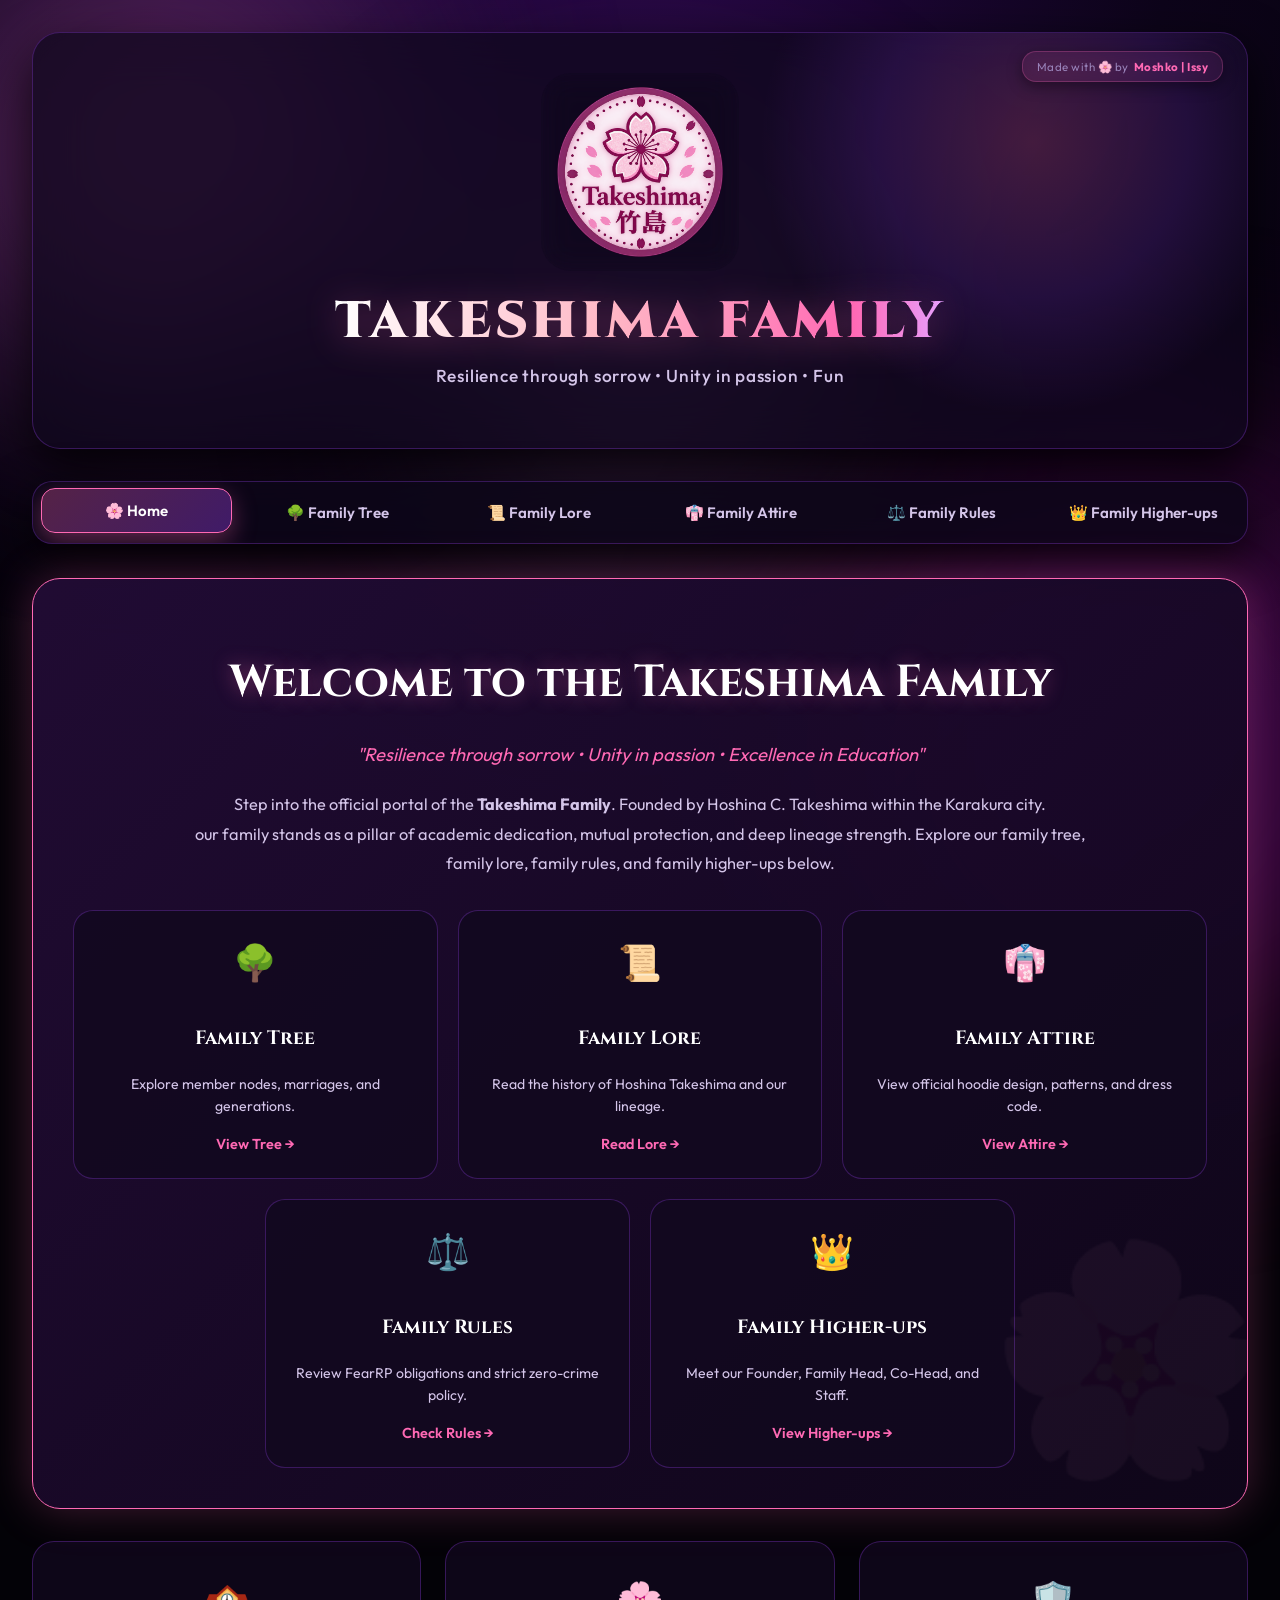
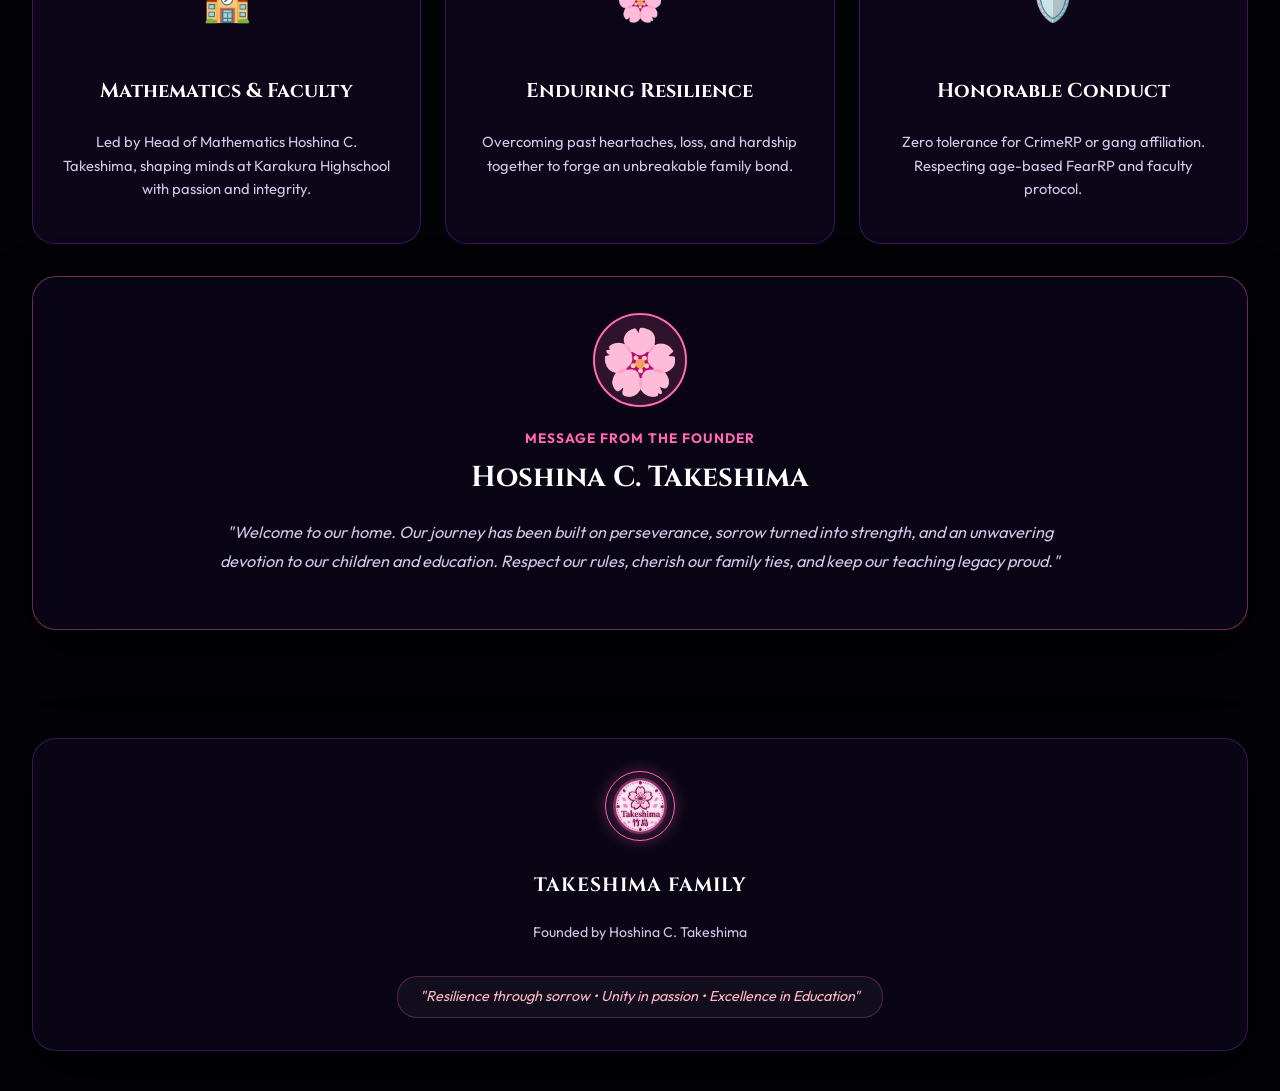
<file: index.html>
<!DOCTYPE html>
<html lang="en">

<head>
  <meta charset="UTF-8">
  <meta name="viewport" content="width=device-width, initial-scale=1.0">
  <title>Takeshima Family Hub </title>
  <meta name="description"
    content="Official Takeshima Family Portal, Lore Chronicles of Takeshima, Family Tree & Rules Codex.">
  <link rel="stylesheet" href="styles.css">
  <link rel="icon" type="image/png" href="assets/logo.png">
</head>

<body>

  <!-- Ambient Glowing Background Orbs -->
  <div class="bg-glow-orb orb-1"></div>
  <div class="bg-glow-orb orb-2"></div>
  <div class="bg-glow-orb orb-3"></div>

  <!-- Floating Pink Sakura Petals Canvas -->
  <canvas id="particles-canvas"></canvas>

  <div class="app-container">

    <!-- Site Header Banner -->
    <header class="site-header">
      <div class="header-glow-bg"></div>
      <div class="top-corner-credits">
        Made with 🌸 by <strong>Moshko | Issy</strong>
      </div>

      <div class="header-main">
        <div class="family-crest">
          <img src="assets/logo.png" alt="Takeshima Family Logo" class="family-crest-img">
        </div>
        <div class="header-titles">
          <h1>TAKESHIMA FAMILY</h1>
          <p>Resilience through sorrow • Unity in passion • Fun</p>
        </div>
      </div>
    </header>

    <!-- Navigation Bar (Instant Smooth Single-Page Navigation) -->
    <nav class="main-nav">
      <button class="nav-btn active" data-tab="welcome" onclick="switchTab('welcome')">🌸 Home</button>
      <button class="nav-btn" data-tab="tree" onclick="switchTab('tree')">🌳 Family Tree</button>
      <button class="nav-btn" data-tab="lore" onclick="switchTab('lore')">📜 Family Lore</button>
      <button class="nav-btn" data-tab="attire" onclick="switchTab('attire')">👘 Family Attire</button>
      <button class="nav-btn" data-tab="rules" onclick="switchTab('rules')">⚖️ Family Rules</button>
      <button class="nav-btn" data-tab="roster" onclick="switchTab('roster')">👑 Family Higher-ups</button>
    </nav>

    <!-- Inline nav script — runs immediately, no dependency on app.js -->
    <script>
      function switchTab(targetTab) {
        document.querySelectorAll('.nav-btn').forEach(function (b) {
          b.classList.toggle('active', b.getAttribute('data-tab') === targetTab);
        });
        document.querySelectorAll('.tab-content').forEach(function (c) {
          var isTarget = c.id === 'tab-' + targetTab;
          if (isTarget) {
            c.classList.remove('active');
            c.style.display = 'block';
            void c.offsetHeight;
            c.classList.add('active');
          } else {
            c.classList.remove('active');
            c.style.display = '';
          }
        });
        window.scrollTo({ top: 0, behavior: 'smooth' });
      }
    </script>

    <!-- ================= TAB 1: HOME / WELCOME ================= -->
    <section id="tab-welcome" class="tab-content active">
      <div class="welcome-container">

        <!-- Welcome Hero Banner -->
        <div class="welcome-hero-card">
          <h1 class="welcome-title">Welcome to the Takeshima Family</h1>
          <p class="welcome-motto">"Resilience through sorrow • Unity in passion • Excellence in Education"</p>

          <p class="welcome-description">
            Step into the official portal of the <strong>Takeshima Family</strong>. Founded by Hoshina C. Takeshima
            within the Karakura city.<br>
            our family stands as a pillar of academic dedication, mutual protection, and deep lineage strength. Explore
            our family tree, family lore, family rules, and family higher-ups below.
          </p>

          <!-- Quick Navigation Feature Cards (3 Top / 2 Bottom Centered Layout) -->
          <div class="welcome-quick-grid">
            <div class="welcome-quick-card" data-tab-switch="tree" onclick="switchTab('tree')">
              <div class="quick-icon">🌳</div>
              <h3>Family Tree</h3>
              <p>Explore member nodes, marriages, and generations.</p>
              <span class="quick-link">View Tree &rarr;</span>
            </div>

            <div class="welcome-quick-card" data-tab-switch="lore" onclick="switchTab('lore')">
              <div class="quick-icon">📜</div>
              <h3>Family Lore</h3>
              <p>Read the history of Hoshina Takeshima and our lineage.</p>
              <span class="quick-link">Read Lore &rarr;</span>
            </div>

            <div class="welcome-quick-card" data-tab-switch="attire" onclick="switchTab('attire')">
              <div class="quick-icon">👘</div>
              <h3>Family Attire</h3>
              <p>View official hoodie design, patterns, and dress code.</p>
              <span class="quick-link">View Attire &rarr;</span>
            </div>

            <div class="welcome-quick-card" data-tab-switch="rules" onclick="switchTab('rules')">
              <div class="quick-icon">⚖️</div>
              <h3>Family Rules</h3>
              <p>Review FearRP obligations and strict zero-crime policy.</p>
              <span class="quick-link">Check Rules &rarr;</span>
            </div>

            <div class="welcome-quick-card" data-tab-switch="roster" onclick="switchTab('roster')">
              <div class="quick-icon">👑</div>
              <h3>Family Higher-ups</h3>
              <p>Meet our Founder, Family Head, Co-Head, and Staff.</p>
              <span class="quick-link">View Higher-ups &rarr;</span>
            </div>
          </div>
        </div>

        <!-- Takeshima Pillars Grid -->
        <div class="welcome-pillars-grid">
          <div class="pillar-card">
            <div class="pillar-icon">🏫</div>
            <h4>Mathematics & Faculty</h4>
            <p>Led by Head of Mathematics Hoshina C. Takeshima, shaping minds at Karakura Highschool with passion and
              integrity.</p>
          </div>
          <div class="pillar-card">
            <div class="pillar-icon">🌸</div>
            <h4>Enduring Resilience</h4>
            <p>Overcoming past heartaches, loss, and hardship together to forge an unbreakable family bond.</p>
          </div>
          <div class="pillar-card">
            <div class="pillar-icon">🛡️</div>
            <h4>Honorable Conduct</h4>
            <p>Zero tolerance for CrimeRP or gang affiliation. Respecting age-based FearRP and faculty protocol.</p>
          </div>
        </div>

        <!-- Founder's Leadership Message Card -->
        <div class="glass-card welcome-leadership-card" style="padding: 36px; border-color: rgba(255, 105, 180, 0.4);">
          <div
            style="display: flex; flex-direction: column; align-items: center; justify-content: center; text-align: center; gap: 20px;">
            <div
              style="font-size: 4rem; background: rgba(255, 105, 180, 0.15); width: 90px; height: 90px; border-radius: 50%; display: flex; align-items: center; justify-content: center; border: 2px solid var(--accent-pink); margin: 0 auto;">
              🌸
            </div>
            <div style="width: 100%; max-width: 850px; text-align: center;">
              <span
                style="color: var(--accent-pink); font-size: 0.85rem; font-weight: 700; letter-spacing: 1px; text-transform: uppercase; display: block; text-align: center;">Message
                from the Founder</span>
              <h2
                style="color: #fff; font-family: var(--font-header); font-size: 1.8rem; margin: 4px 0 12px 0; text-align: center;">
                Hoshina
                C. Takeshima</h2>
              <p
                style="color: var(--text-muted); font-size: 1.02rem; line-height: 1.8; font-style: italic; text-align: center;">
                "Welcome to our home. Our journey has been built on perseverance, sorrow turned into strength, and an
                unwavering devotion to our children and education. Respect our rules, cherish our family ties, and keep
                our teaching legacy proud."
              </p>
            </div>
          </div>
        </div>

      </div>
    </section>

    <!-- ================= TAB 2: FAMILY TREE ================= -->
    <section id="tab-tree" class="tab-content">
      <div class="glass-card" style="padding: 0; overflow: hidden; display: flex; flex-direction: column;">
        <div class="section-header" style="padding: 20px; border-bottom: 1px solid var(--glass-border);">
          <div>
            <h2 class="section-title"><span class="icon">🌳</span> Takeshima Family Tree</h2>
            <p style="color: var(--text-muted); margin-top:4px;">Live embedded family tree directly from Family Echo</p>
          </div>
          <div style="display:flex; gap:10px; flex-wrap:wrap;">
            <a href="https://www.familyecho.com/?c=3byycxsda1kxu8z2&f=153939733499693059" target="_blank"
              class="btn-primary" style="text-decoration:none; display:inline-flex; align-items:center; gap:8px;">
              <span>🪾 View on FamilyEcho.com</span>
            </a>
          </div>
        </div>

        <!-- Direct Embed of FamilyEcho -->
        <div style="width: 100%; height: 650px; position: relative;">
          <iframe src="https://www.familyecho.com/?c=3byycxsda1kxu8z2&f=153939733499693059"
            style="width: 100%; height: 100%; border: none;" title="Takeshima Family Tree" allowfullscreen>
          </iframe>
        </div>
      </div>
    </section>

    <!-- ================= TAB 3: CHRONICLES OF HOSHINA (LORE) ================= -->
    <section id="tab-lore" class="tab-content">
      <div class="glass-card">
        <div class="section-header" style="margin-bottom: 24px; flex-wrap: wrap; gap: 12px;">
          <div>
            <h2 class="section-title"><span class="icon">📜</span> The Family Lore Of Takeshima</h2>
            <p style="color: var(--text-muted); margin-top: 4px;">A history steeped in sorrow, enduring devotion, and
              the legacy of Karakura Highschool</p>
          </div>
          <div class="lore-view-toggle" style="display: flex; gap: 10px;">
            <button id="lore-btn-timeline" class="btn-primary" style="font-size: 0.88rem; padding: 8px 16px;" onclick="
                document.getElementById('lore-chapters-container').style.display = 'block';
                document.getElementById('lore-paragraphs-container').style.display = 'none';
                this.style.background = ''; this.style.color = ''; this.style.border = '';
                var p = document.getElementById('lore-btn-paragraphs');
                p.style.background = 'rgba(255,105,180,0.15)'; p.style.color = 'var(--accent-pink)'; p.style.border = '1px solid var(--accent-pink)';
              ">📜 Timeline View</button>
            <button id="lore-btn-paragraphs" class="btn-primary"
              style="font-size: 0.88rem; padding: 8px 16px; background: rgba(255, 105, 180, 0.15); border: 1px solid var(--accent-pink); color: var(--accent-pink);"
              onclick="
                document.getElementById('lore-chapters-container').style.display = 'none';
                document.getElementById('lore-paragraphs-container').style.display = 'block';
                this.style.background = ''; this.style.color = ''; this.style.border = '';
                var t = document.getElementById('lore-btn-timeline');
                t.style.background = 'rgba(255,105,180,0.15)'; t.style.color = 'var(--accent-pink)'; t.style.border = '1px solid var(--accent-pink)';
              ">📖 Full Story View</button>
          </div>
        </div>

        <!-- Lore Chapter Timeline — hardcoded static content -->
        <div class="lore-timeline" id="lore-chapters-container">

          <div class="lore-card">
            <div class="lore-chapter-num">Chapter I • Age 4 - Early Youth</div>
            <h3 class="lore-title">Steeped in Sorrow</h3>
            <div class="lore-quote">"Whenever someone brings up her family or her past, she goes silent, quickly
              changing the subject as if the words themselves are too heavy to bear."</div>
            <p style="color: var(--text-main); font-size: 1.02rem; white-space: pre-line; line-height: 1.7;">
              The Takeshima's past is steeped in sorrow. When Hoshina was just four years old, she was abandoned by her
              parents and left in the care of an abusive relative. The scars of those early years ran deep into her
              soul.

              Whenever someone brings up her family or her past, she instinctively goes silent, quickly changing the
              subject as if the words themselves are too heavy to bear. She learned from a young age that survival meant
              building walls around her heart.</p>
          </div>

          <div class="lore-card">
            <div class="lore-chapter-num">Chapter II • Age 18 - Marital Bliss</div>
            <h3 class="lore-title">Aiko Kagami &amp; True Love</h3>
            <div class="lore-quote">"They eventually got Married and built a life together, filled with warmth, love and
              the joy of starting a family of their own."</div>
            <p style="color: var(--text-main); font-size: 1.02rem; white-space: pre-line; line-height: 1.7;">
              Years passed and at the age of eighteen, Hoshina met the love of her life: Aiko Kagami, a kind and devoted
              member of the Kagami Family. For the first time, Hoshina knew what it felt like to be genuinely cherished.

              They eventually got married and built a life together, filled with warmth, unconditional love, and the
              boundless joy of starting a family of their own. For a fleeting moment, the shadows of her past seemed to
              fade.</p>
          </div>

          <div class="lore-card">
            <div class="lore-chapter-num">Chapter III • The Tragedy</div>
            <h3 class="lore-title">Happiness Short-Lived</h3>
            <div class="lore-highlight-banner">✨ But that Happiness was short lived ✨</div>
            <div class="lore-quote">"Aiko was involved in a devastating car accident and died at the scene of the
              impact..."</div>
            <p style="color: var(--text-main); font-size: 1.02rem; white-space: pre-line; line-height: 1.7;">
              Aiko was involved in a devastating car accident and died at the scene of the impact. The loss shattered
              Hoshina's world to pieces.

              Even now, she struggles to mend the cracks left behind. She kept going for the children that Aiko left
              behind and for herself, but grief still lingers in every quiet moment, like a faint melody echoing in an
              empty room.</p>
          </div>

          <div class="lore-card">
            <div class="lore-chapter-num">Chapter IV • Takeshima Family Alliance</div>
            <h3 class="lore-title">The Kagami Head &amp; Unsettled Ties</h3>
            <div class="lore-quote">"It's not anger or bitterness, more like a subconscious reaction..."</div>
            <p style="color: var(--text-main); font-size: 1.02rem; white-space: pre-line; line-height: 1.7;">
              Strangely, Hoshina never formed a good relationship with the head of the Kagami Family. She doesn't fully
              understand why, but whenever they pass each other, she catches herself glaring. It's not anger or
              bitterness—more like a subconscious reaction.

              Perhaps it is tied to the ways he spoke to her when they joined the Takeshima Family. His tone, his
              demeanor... something about it unsettled her from the very start. Still, she learned to live with it, and
              despite the past tension, they have grown to be something close to friends.</p>
          </div>

          <div class="lore-card">
            <div class="lore-chapter-num">Chapter V • Second Relationship &amp; Divorce</div>
            <h3 class="lore-title">Hiroto &amp; The Final Betrayal</h3>
            <div class="lore-quote">"You were never really there."</div>
            <p style="color: var(--text-main); font-size: 1.02rem; white-space: pre-line; line-height: 1.7;">
              Months later, she met Hiroto—her most recent partner. For a while, he was a source of joy she never
              expected to find again. They shared laughter, raised their twins together, and she allowed herself
              to hope once more.

              Everything shifted the day she overheard him speaking to someone else about their relationship—about
              her—in a way that cut deep into her soul. Two weeks later, Hiroto asked for a divorce, stating coldly,
              "You were never really there."

              Though the separation was civil for the sake of the kids and their twins, the words haunted her. And not
              long after the papers were signed, she learned the final blow: he had been unfaithful. The betrayal left
              her completely hollow.</p>
          </div>

          <div class="lore-card">
            <div class="lore-chapter-num">Chapter VI • Present Day - Karakura Highschool</div>
            <h3 class="lore-title">Head of Mathematics &amp; Legacy</h3>
            <div class="lore-quote">"She hopes her children will continue to grow and build this family. And she hopes
              she will find the same love she once had when she met their dad."</div>
            <p style="color: var(--text-main); font-size: 1.02rem; white-space: pre-line; line-height: 1.7;">
              Years later, after persevering through unimaginable heartache, Hoshina rose to become the Head of
              Department (HD) of Mathematics for Karakura Highschool.


              She found herself with children that she adores like nothing else. In a heartwarming surprise, her
              children now work with her in the Takeshima Family alongside her sister. She is overjoyed that her kids
              found the same passion she once had.

              Now she's trying to move on. Doing her best to be strong for her children and for herself... but part of
              her still wonders if she will ever find someone who truly sees her and stays. She hopes her children will
              continue to grow and build this family—and she hopes she will find the same love she once had when she met
              their dad.</p>
          </div>

          <div class="lore-card">
            <div class="lore-chapter-num">Chapter VII • A Difficult Respite</div>
            <h3 class="lore-title">Stepping Away</h3>
            <div class="lore-quote">"Her absence was not a sign of surrender, but a desperate attempt to find herself
              again."</div>
            <p style="color: var(--text-main); font-size: 1.02rem; white-space: pre-line; line-height: 1.7;">
              After years of dedicating herself to her students, her children, and the Takeshima Family, Hoshina
              eventually reached a point where even her strongest walls could no longer keep exhaustion at bay. The
              weight of her responsibilities, the memories she had spent years burying, and the countless sacrifices she
              had made for those she loved began to catch up with her.

              For the first time in a long while, Hoshina made the difficult decision to step away from teaching at
              Karakura Highschool.

              Her absence was not a sign of surrender. Rather, it was a desperate attempt to find herself again beneath
              the titles of Head of Mathematics, mother, sister, and family leader. She needed time to breathe, to
              reflect, and to understand who she was when she was no longer expected to be strong for everyone else.

              But life had never been particularly gentle with Hoshina.</p>
          </div>

          <div class="lore-card">
            <div class="lore-chapter-num">Chapter VIII • A Familiar World, Changed Beyond Recognition</div>
            <h3 class="lore-title">The Return</h3>
            <div class="lore-quote">"Sometimes, the hardest part of coming home is discovering that home is no longer
              the place you left behind."</div>
            <p style="color: var(--text-main); font-size: 1.02rem; white-space: pre-line; line-height: 1.7;">
              When she finally returned to teaching, she expected familiar classrooms, familiar faces, and the comfort
              of returning to a profession she had always cherished. Instead, she found herself stepping into a world
              that had continued changing in her absence.

              New faces had appeared within the Takeshima Family. Old connections had resurfaced, forgotten stories had
              begun to unravel, and revelations she could never have anticipated were waiting for her.
              Among them was the discovery that she had long-lost family members she had never known about—or had
              believed were forever beyond her reach.</p>
          </div>

          <div class="lore-card">
            <div class="lore-chapter-num">Chapter IX • Confronting the Past</div>
            <h3 class="lore-title">Echoes of Abandonment</h3>
            <div class="lore-quote">"How could she welcome people into her heart when her earliest memories had taught
              her that family could also hurt?"</div>
            <p style="color: var(--text-main); font-size: 1.02rem; white-space: pre-line; line-height: 1.7;">
              For someone who had spent her childhood believing she had been abandoned and forgotten, the revelation was
              almost impossible to comprehend.
              A part of her wanted to celebrate. Another part was afraid to hope.

              After all, how could she welcome people into her heart when her earliest memories had taught her that the
              very people meant to protect her could also be the ones who hurt her?

              Nevertheless, Hoshina chose to listen. She began piecing together fragments of her family's history,
              slowly uncovering truths that had remained hidden for years.
              And with every revelation came another change she could no longer ignore.</p>
          </div>

          <div class="lore-card">
            <div class="lore-chapter-num">Chapter X • The Family She Never Knew</div>
            <h3 class="lore-title">Blood and Belonging</h3>
            <div class="lore-quote">"Blood may connect us, but it is our choices that determine whether we deserve to
              remain."</div>
            <p style="color: var(--text-main); font-size: 1.02rem; white-space: pre-line; line-height: 1.7;">
              Discovering her long-lost relatives forced Hoshina to confront the past she had spent most of her life
              avoiding.

              For years, she had convinced herself that the family she had lost was simply a chapter she was never meant
              to revisit. She had built her own home, raised her children, and found a place among the Takeshimas. She
              had learned to survive without the answers she desperately wanted as a little girl.
              Now, those answers were finally beginning to surface.

              The reunion was not a simple fairytale of lost relatives finding one another and living happily ever
              after. There were unanswered questions, complicated histories, conflicting loyalties, and emotions that
              Hoshina struggled to put into words.
              Some discoveries brought her comfort. Others left her questioning everything she thought she understood
              about her family and herself.

              She came to realise that finding one's family did not automatically mean finding peace. Sometimes, it
              meant accepting that the people who shared your blood could still be strangers. Sometimes, it meant
              learning that the family you had built through love and loyalty was just as meaningful as the one you had
              been born into.</p>
          </div>

          <div class="lore-card">
            <div class="lore-chapter-num">Chapter XI • The Cost of Protection</div>
            <h3 class="lore-title">Unconditional Love, Earned Trust</h3>
            <div class="lore-quote">"Protecting a family sometimes meant making decisions that would break her own
              heart."</div>
            <p style="color: var(--text-main); font-size: 1.02rem; white-space: pre-line; line-height: 1.7;">
              Through it all, Hoshina tried to remain composed.

              She continued teaching. She continued caring for her children. She continued showing up for the Takeshima
              Family, even on days when her own heart felt too heavy to carry.
              But behind her familiar smile, something had changed.

              She was no longer the woman who believed that keeping a family together was always worth the cost.

              She was beginning to understand that love could be unconditional while trust still had to be earned—and
              that protecting a family sometimes meant making decisions that would break her own heart.</p>
          </div>

          <div class="lore-card">
            <div class="lore-chapter-num">Chapter XII • An Unraveling Bond</div>
            <h3 class="lore-title">The Eldest Child</h3>
            <div class="lore-quote">"She wanted to give them the stability she had been denied as a child, with love
              that was never questioned."</div>
            <p style="color: var(--text-main); font-size: 1.02rem; white-space: pre-line; line-height: 1.7;">
              Of all the changes Hoshina encountered upon returning, none would test her strength more than the events
              surrounding her eldest child.

              For years, her eldest had held a special place in her heart. As a mother who had already endured
              abandonment, widowhood, heartbreak, and betrayal, Hoshina had always wanted her children to grow up
              knowing that they were loved. She wanted to give them the stability she had been denied as a child and the
              reassurance that they would never have to question whether they belonged.

              She had made mistakes along the way, as every parent did, but her love for her children had never been
              something she questioned.
              Yet, as new information came to light and circumstances within the family began to unfold, Hoshina found
              herself facing a reality she could no longer overlook.

              Things had happened that forced her to reconsider her eldest child's place within the family. The reasons
              were numerous, and the situation was far more complicated than a single argument or disagreement. It was
              the accumulation of painful revelations, difficult circumstances, and decisions that ultimately left her
              believing that something had to change.</p>
          </div>

          <div class="lore-card">
            <div class="lore-chapter-num">Chapter XIII • A Mother's Agony</div>
            <h3 class="lore-title">Tears in the Dark</h3>
            <div class="lore-quote">"She remembered the little moments that no conflict could erase. And she cried."
            </div>
            <p style="color: var(--text-main); font-size: 1.02rem; white-space: pre-line; line-height: 1.7;">
              Hoshina did not arrive at her decision lightly.
              There were sleepless nights, moments of hesitation, and countless occasions when she wondered whether she
              was making the right choice. She thought about the child she had loved from the very beginning, the
              memories they had shared, and the future she had once imagined for them.

              She remembered the little moments that no conflict could erase.
              And she cried.

              Because no matter how deeply she had been hurt, no matter how serious the circumstances had become, he was
              still her eldest child.</p>
          </div>

          <div class="lore-card">
            <div class="lore-chapter-num">Chapter XIV • A Mother's Most Painful Decision</div>
            <h3 class="lore-title">The Breaking Point</h3>
            <div class="lore-quote">"I may no longer be able to stand beside you, but nothing will ever erase the fact
              that you are my child."</div>
            <p style="color: var(--text-main); font-size: 1.02rem; white-space: pre-line; line-height: 1.7;">
              Eventually, Hoshina made the heartbreaking decision to disown him and separate him from the family.

              It was a decision made out of necessity as she understood it, not because her love had disappeared.
              Whatever had transpired, she could no longer allow the situation to continue as it had before. The family
              needed boundaries, and Hoshina believed that allowing things to remain unchanged would only lead to
              further pain.
              But making that decision did not make it easier to live with.

              To the outside world, it might have appeared that she had turned her back on her own child. Some might
              have questioned her judgment, while others might have assumed that disowning him meant she no longer
              cared.
              They would be wrong.

              Hoshina still loved her eldest from the very bottom of her heart.
              She could condemn his actions without erasing their history. She could refuse to grant him the same place
              within the family without pretending that he had never been her son. She could establish boundaries
              without convincing herself that the years of love between them had meant nothing.

              For Hoshina, that distinction was everything.</p>
          </div>

          <div class="lore-card">
            <div class="lore-chapter-num">Chapter XV • The Burden of Boundaries</div>
            <h3 class="lore-title">Love at a Distance</h3>
            <div class="lore-quote">"Sometimes, love meant stepping away. She did not stop being his mother in her
              heart."</div>
            <p style="color: var(--text-main); font-size: 1.02rem; white-space: pre-line; line-height: 1.7;">
              She had spent her childhood longing for someone who would choose her, protect her, and refuse to abandon
              her. The thought of becoming the person who appeared to abandon her own child was a pain she struggled to
              reconcile with the woman she had always tried to be.
              Yet motherhood had taught her something her younger self could never have understood: sometimes, loving
              someone did not mean allowing them to remain close enough to hurt one another.

              Sometimes, love meant stepping away.
              And sometimes, the most painful words a mother could ever speak were the ones she hoped her child would
              one day understand.

              She did not stop being his mother in her heart.
              She simply could no longer keep him within the family as she once had.</p>
          </div>

          <div class="lore-card">
            <div class="lore-chapter-num">Chapter XVI • Living With the Consequences</div>
            <h3 class="lore-title">The Quiet After the Storm</h3>
            <div class="lore-quote">"A decision can be final without the grief ever truly ending."</div>
            <p style="color: var(--text-main); font-size: 1.02rem; white-space: pre-line; line-height: 1.7;">
              After the decision was made, Hoshina had to learn how to live with its consequences.

              The Takeshima Family could not remain frozen in the past. Changes had to happen, responsibilities had to
              be reconsidered, and relationships had to be rebuilt around a new reality. The family she had once known
              was changing, and Hoshina understood that she could not force everyone to adjust at the same pace.

              She worked to ensure that the family could move forward without allowing personal conflicts to consume
              everyone within it.

              There would be no need to turn private pain into public spectacle. There would be no benefit in
              encouraging rumours or allowing every disagreement to become a battle between sides. Whatever people
              believed about the situation, Hoshina wanted the family to remember that there were real people behind
              every decision, with feelings and histories that outsiders might never fully understand.
              Still, keeping the peace was not always easy.</p>
          </div>

          <div class="lore-card">
            <div class="lore-chapter-num">Chapter XVII • Solace and Silent Longing</div>
            <h3 class="lore-title">Equations &amp; Grief</h3>
            <div class="lore-quote">"There were no formulas for repairing broken trust, and no equation to balance love
              with disappointment."</div>
            <p style="color: var(--text-main); font-size: 1.02rem; white-space: pre-line; line-height: 1.7;">
              Some days, she found comfort in the familiar rhythm of her work at Karakura Highschool. Mathematics
              offered her something she could depend on: problems could be approached step by step, mistakes could be
              corrected, and even difficult questions could sometimes lead to an answer.

              Family was rarely so straightforward.
              There were no formulas for repairing broken trust. No equation could tell her how to balance love with
              disappointment, or how much distance was enough to protect someone without making them feel forgotten.
              She poured herself into her work and her remaining responsibilities, determined not to let the turmoil
              define her entire life.
              But in quiet moments, when the house settled and there was no one left to reassure, Hoshina allowed
              herself to grieve.

              She grieved the family she thought she had, the relationships that had changed, and the future she had
              once imagined with her eldest child.

              She missed him in ways she rarely spoke about.
              Sometimes, she wondered whether he thought about her, too. Whether he remembered the good moments. Whether
              he believed she had stopped loving him.

              Those questions stayed with her, unanswered.
              And perhaps that was the cruelest part of it all: she could make the decision she believed was necessary,
              but she could not control how her child would remember her afterward.

              All she could do was hope that, one day, he would understand that the choice had not been easy—and that it
              had never been proof that he was unworthy of love.</p>
          </div>

          <div class="lore-card">
            <div class="lore-chapter-num">Chapter XVIII • Head of Department of Mathematics</div>
            <h3 class="lore-title">The Sanctuary of Teaching</h3>
            <div class="lore-quote">"Teaching was an opportunity to give others what she had once needed herself."</div>
            <p style="color: var(--text-main); font-size: 1.02rem; white-space: pre-line; line-height: 1.7;">
              Returning to her position as Head of Department of Mathematics at Karakura Highschool gave Hoshina a
              renewed sense of purpose.
              Teaching had always been more than a profession to her. It was an opportunity to make a difference in the
              lives of young people, to provide guidance, and to create a place where students could feel seen and
              supported.

              Perhaps, in some ways, she was trying to give others what she had once needed herself.

              She understood what it meant to carry pain that could not easily be explained. She knew that the quietest
              person in a classroom might be struggling with something far greater than anyone realised. She had learned
              that a person's circumstances did not always tell the whole story.
              These lessons shaped the educator she became.

              Even as the Takeshima Family underwent changes, Hoshina continued to take pride in her work. Her title was
              not merely a position of authority; it represented years of perseverance, dedication, and the
              determination to build something meaningful despite everything life had taken from her.</p>
          </div>

          <div class="lore-card">
            <div class="lore-chapter-num">Chapter XIX • Strength, Healing, and Grace</div>
            <h3 class="lore-title">The Mother Behind the Title</h3>
            <div class="lore-quote">"She had spent her life trying to keep everyone from falling apart. Now, she was
              learning she deserved to heal, too."</div>
            <p style="color: var(--text-main); font-size: 1.02rem; white-space: pre-line; line-height: 1.7;">
              Her children remained among the greatest joys of her life. Watching them grow, discover their own
              passions, and become involved in the family gave her a sense of fulfilment she could never have
              anticipated during her darkest years.
              She wanted them to understand that family was not about perfection. It was about responsibility, honesty,
              respect, and the willingness to learn from mistakes.

              She wanted them to build a future that was stronger than the past she had inherited.
              And, above all, she wanted them to know that they were loved.

              Even so, Hoshina was beginning to recognise that she could not spend the rest of her life being everyone's
              source of strength while neglecting her own needs.

              She had survived abandonment. She had buried the love of her life. She had endured betrayal and divorce.
              She had found family, lost parts of it, and made decisions that continued to haunt her.
              Yet she was still here, Still teaching, Still leading, Still loving And still learning.</p>
          </div>

          <div class="lore-card">
            <div class="lore-chapter-num">Chapter XX • All the Versions of Hoshina</div>
            <h3 class="lore-title">Crossroads of the Soul</h3>
            <div class="lore-quote">"She no longer wishes for a life without pain. She wishes for a life in which pain
              is no longer the only thing she knows."</div>
            <p style="color: var(--text-main); font-size: 1.02rem; white-space: pre-line; line-height: 1.7;">
              Today, Hoshina stands at a crossroads between the person she once was and the woman she is still becoming.

              Her past remains a part of her, but it no longer has to dictate every decision she makes. The little girl
              who was abandoned at four years old still lives somewhere within her, carrying the fear that the people
              she loves will eventually leave.
              The young woman who found Aiko and experienced a love she thought would last forever still remembers the
              warmth of being cherished without having to earn it.

              The grieving widow still misses the life they could have shared.

              The woman who trusted Hiroto still remembers the sting of discovering that love alone could not save a
              relationship.
              And the mother who disowned her eldest still carries a love she cannot simply switch off.
              All these versions of Hoshina exist within the same person.

              She has learned that healing is not a straight road. Some days, she feels at peace with her decisions.
              Other days, the past returns with such force that she struggles to understand how she has survived so
              much.
              But she no longer wants to define herself solely by what has been taken from her.

              She wants to laugh without feeling guilty. To build relationships without constantly preparing herself for
              abandonment. To welcome happiness without fearing that it will be taken away as soon as she begins to
              believe in it.</p>
          </div>

          <div class="lore-card">
            <div class="lore-chapter-num">Chapter XXI • Hope for Love and Understanding</div>
            <h3 class="lore-title">Beyond the Walls</h3>
            <div class="lore-quote">"Someone who will see Hoshina—not the leader or teacher, but the woman who continues
              to hope despite everything."</div>
            <p style="color: var(--text-main); font-size: 1.02rem; white-space: pre-line; line-height: 1.7;">
              And perhaps, one day, she will find love again.

              Not a replacement for Aiko, nor a desperate attempt to fill the emptiness left by Hiroto, but a love that
              allows her to be herself. A love that understands her silences without demanding that she explain every
              scar. A love that respects her responsibilities as a mother and recognises that she is a woman with
              dreams, fears, and needs of her own.

              She hopes that someone will eventually look beyond her position as Head of Mathematics, beyond her name
              within the Takeshima Family, and beyond the strength she presents to the world.
              Someone who will see Hoshina.

              Not the leader. Not the teacher. Not the woman who always finds a way to keep going.
              Just Hoshina—the woman who has loved deeply, lost terribly, made mistakes, and continued to hope despite
              everything.

              She does not know whether that future awaits her.
              For now, she has her children, her work, her family, and the life she has fought so hard to preserve.

              And even though some relationships may never return to what they once were, she refuses to believe that
              every ending must mark the end of love itself.</p>
          </div>

          <div class="lore-card">
            <div class="lore-chapter-num">Chapter XXII • Legacy, Hope, and Unbroken Love</div>
            <h3 class="lore-title">An Unfinished Symphony</h3>
            <div class="lore-quote">"She may have disowned her eldest, but she has never stopped loving him."</div>
            <p style="color: var(--text-main); font-size: 1.02rem; white-space: pre-line; line-height: 1.7;">
              Her story is far from over.

              The Takeshima name carries its history, its sorrow, and its complicated legacy. But Hoshina intends to
              help shape what comes next.

              She hopes her children will grow into people who understand the value of family without becoming prisoners
              of the past. She hopes the Takeshimas will continue to build a home where future generations can find
              belonging, even when the road to reconciliation is difficult.
              And somewhere, deep within her heart, she continues to hope that her eldest child will one day understand
              the difference between being cast out of a family and being cast out of a mother's heart.

              Because even after everything that has happened, there is one truth Hoshina cannot bring herself to deny:
              She may have disowned her eldest, but she has never stopped loving him.

              Perhaps one day, when the wounds are no longer so raw and the time is right, there may be room for a
              different kind of conversation.

              Until then, she will continue forward—not because she has forgotten the people she has lost, but because
              she still has a life to live and a family worth protecting.
              And for the first time in a long time, Hoshina is allowing herself to believe that her own happiness
              deserves a place in that future, too.</p>
          </div>

        </div>

        <!-- Lore Continuous Paragraph View -->
        <div class="lore-paragraphs-view" id="lore-paragraphs-container"
          style="display: none; background: rgba(15, 8, 25, 0.85); border: 1.5px solid var(--glass-border); border-radius: 24px; padding: 32px;">
          <div class="single-page-story-manuscript">
            <div class="story-manuscript-header">
              <span class="story-header-badge">🌸 TAKESHIMA FAMILY LORE</span>
              <h2 class="story-main-title">The Story of Hoshina Takeshima</h2>
              <p class="story-tagline">"Resilience through sorrow • Unity in passion • Karakura Highschool Legacy"</p>
            </div>
            <div class="story-manuscript-body-text">
              <p class="continuous-story-paragraph">The Takeshima's past is steeped in sorrow. When Hoshina was just
                four years old, she was abandoned by her parents and left in the care of an abusive relative. Whenever
                someone brings up her family or her past, she instinctively goes silent. She learned from a young age
                that survival meant building walls around her heart.</p>
              <p class="continuous-story-paragraph">Years passed and at the age of eighteen, Hoshina met the love of her
                life: Aiko Kagami. They eventually got married and built a life together, filled with warmth,
                unconditional love, and the boundless joy of starting a family of their own.</p>
              <p class="continuous-story-paragraph">Aiko was involved in a devastating car accident and died at the
                scene. The loss shattered Hoshina's world to pieces. She kept going for the children that Aiko left
                behind.</p>
              <p class="continuous-story-paragraph">Strangely, Hoshina never formed a good relationship with the head of
                the Kagami Family. It's not anger or bitterness—more like a subconscious reaction. Despite the past
                tension, they have grown to be something close to friends.</p>
              <p class="continuous-story-paragraph">Months later, she met Hiroto. Two weeks after she overheard him
                speaking poorly of her, Hiroto asked for a divorce, stating coldly, "You were never really there." And
                not long after the papers were signed, she learned he had been unfaithful.</p>
              <p class="continuous-story-paragraph">Years later, Hoshina rose to become the Head of Department of
                Mathematics for Karakura Highschool. Her children now work with her in the Takeshima Family. She hopes
                her children will continue to grow and build this family—and she hopes she will find the same love she
                once had when she met their dad.</p>
              <p class="continuous-story-paragraph">After years of dedicating herself to her students, her children, and
                the Takeshima Family, Hoshina eventually reached a point where even her strongest walls could no longer
                keep exhaustion at bay. The weight of her responsibilities, the memories she had spent years burying,
                and the countless sacrifices she had made for those she loved began to catch up with her.

                For the first time in a long while, Hoshina made the difficult decision to step away from teaching at
                Karakura Highschool.

                Her absence was not a sign of surrender. Rather, it was a desperate attempt to find herself again
                beneath the titles of Head of Mathematics, mother, sister, and family leader. She needed time to
                breathe, to reflect, and to understand who she was when she was no longer expected to be strong for
                everyone else.

                When she finally returned to teaching, she expected familiar classrooms, familiar faces, and the comfort
                of returning to a profession she had always cherished. Instead, she found herself stepping into a world
                that had continued changing in her absence.

                New faces had appeared within the Takeshima Family. Old connections had resurfaced, forgotten stories
                had begun to unravel, and revelations she could never have anticipated were waiting for her. Among them
                was the discovery that she had long-lost family members she had never known about—or had believed were
                forever beyond her reach.

                Nevertheless, Hoshina chose to listen. She began piecing together fragments of her family's history,
                slowly uncovering truths that had remained hidden for years. And with every revelation came another
                change she could no longer ignore.</p>
              <p class="continuous-story-paragraph">Discovering her long-lost relatives forced Hoshina to confront the
                past she had spent most of her life avoiding. For years, she had convinced herself that the family she
                had lost was simply a chapter she was never meant to revisit.

                Now, those answers were finally beginning to surface. The reunion was not a simple fairytale of lost
                relatives finding one another and living happily ever after. There were unanswered questions,
                complicated histories, conflicting loyalties, and emotions that Hoshina struggled to put into words.

                Through it all, Hoshina tried to remain composed. She was no longer the woman who believed that keeping
                a family together was always worth the cost. She was beginning to understand that love could be
                unconditional while trust still had to be earned—and that protecting a family sometimes meant making
                decisions that would break her own heart.</p>
              <p class="continuous-story-paragraph">Of all the changes Hoshina encountered upon returning, none would
                test her strength more than the events surrounding her eldest child. Things had happened that forced her
                to reconsider her eldest child's place within the family. It was the accumulation of painful
                revelations, difficult circumstances, and decisions that ultimately left her believing that something
                had to change.

                Hoshina did not arrive at her decision lightly. There were sleepless nights, moments of hesitation, and
                countless occasions when she wondered whether she was making the right choice. And she cried. Because no
                matter how deeply she had been hurt, no matter how serious the circumstances had become, he was still
                her eldest child.

                Eventually, Hoshina made the heartbreaking decision to disown him and separate him from the family. It
                was a decision made out of necessity as she understood it, not because her love had disappeared.

                Hoshina still loved her eldest from the very bottom of her heart. She did not stop being his mother in
                her heart. She simply could no longer keep him within the family as she once had.</p>
              <p class="continuous-story-paragraph">After the decision was made, Hoshina had to learn how to live with
                its consequences. The Takeshima Family could not remain frozen in the past. Changes had to happen,
                responsibilities had to be reconsidered, and relationships had to be rebuilt around a new reality.

                Still, keeping the peace was not always easy. Some days, she found comfort in the familiar rhythm of her
                work at Karakura Highschool. Mathematics offered her something she could depend on. Family was rarely so
                straightforward.

                In quiet moments, when the house settled and there was no one left to reassure, Hoshina allowed herself
                to grieve. She missed him in ways she rarely spoke about. All she could do was hope that, one day, he
                would understand that the choice had not been easy—and that it had never been proof that he was unworthy
                of love.</p>
              <p class="continuous-story-paragraph">Returning to her position as Head of Department of Mathematics at
                Karakura Highschool gave Hoshina a renewed sense of purpose. Teaching had always been more than a
                profession to her—it was an opportunity to make a difference in the lives of young people, to provide
                guidance, and to create a place where students could feel seen and supported.

                Her children remained among the greatest joys of her life. Watching them grow, discover their own
                passions, and become involved in the family gave her a sense of fulfilment she could never have
                anticipated during her darkest years.

                Even so, Hoshina was beginning to recognise that she could not spend the rest of her life being
                everyone's source of strength while neglecting her own needs. She had survived abandonment. She had
                buried the love of her life. She had endured betrayal and divorce. She had found family, lost parts of
                it, and made decisions that continued to haunt her. Yet she was still here. Still teaching. Still
                leading. Still loving. And still learning.</p>
              <p class="continuous-story-paragraph">Today, Hoshina stands at a crossroads between the person she once
                was and the woman she is still becoming. Her past remains a part of her, but it no longer has to dictate
                every decision she makes.

                All these versions of Hoshina exist within the same person. She has learned that healing is not a
                straight road. But she no longer wants to define herself solely by what has been taken from her. And
                perhaps, one day, she will find love again.

                Someone who will see Hoshina—not the leader, not the teacher, not the woman who always finds a way to
                keep going. Just Hoshina.

                Her story is far from over. Somewhere, deep within her heart, she continues to hope that her eldest
                child will one day understand the difference between being cast out of a family and being cast out of a
                mother's heart. She may have disowned her eldest, but she has never stopped loving him.

                And for the first time in a long time, Hoshina is allowing herself to believe that her own happiness
                deserves a place in that future, too.</p>
            </div>
          </div>
        </div>

      </div>
    </section>

    <!-- ================= TAB 4: FAMILY ATTIRE ================= -->
    <section id="tab-attire" class="tab-content">
      <div class="glass-card">

        <!-- Section Header -->
        <div class="section-header">
          <div>
            <h2 class="section-title"><span class="icon">👘</span> Takeshima Family Attire</h2>
            <p style="color: var(--text-muted); margin-top: 4px;">Official uniform, hoodie's, and apparel codex
              for Family members.</p>
          </div>
          <span class="attire-official-badge">✨ Official Apparel</span>
        </div>

        <!-- Attire Selector Tabs -->
        <div style="display: flex; gap: 10px; flex-wrap: wrap; margin-bottom: 28px; margin-top: 8px;">
          <button class="attire-sel-btn active-attire-btn" onclick="selectAttire('hoodie', this)"
            style="flex:1; min-width:140px; padding:12px 18px; border-radius:14px; border:1.5px solid var(--accent-pink); background:linear-gradient(135deg,rgba(255,105,180,0.28),rgba(160,68,255,0.28)); color:#fff; font-family:var(--font-body); font-weight:600; font-size:0.93rem; display:flex; align-items:center; justify-content:center; gap:8px;">
            👘 Takeshima Hoodie
          </button>
        </div>

        <!-- ── PANEL: Takeshima Hoodie ── -->
        <div id="attire-panel-hoodie">

          <!-- Download Banner -->
          <div class="attire-download-banner" style="margin-bottom: 28px;">
            <div class="download-banner-left">
              <div class="download-icon-box">📥</div>
              <div>
                <h3 class="download-banner-title">Download Official Attire hoodie</h3>
                <p class="download-banner-desc">Click below to download the official skin PNG file.</p>
              </div>
            </div>
            <a href="assets/takeshima_attire_skin.png" target="_blank" rel="noopener noreferrer"
              download="Takeshima_Family_Attire_Skin.png" class="btn-primary"
              style="text-decoration:none; font-size:0.95rem; padding:12px 24px; white-space:nowrap;">
              <span>📥 Download Attire File</span>
            </a>
          </div>

          <!-- Image Cards -->
          <div class="attire-showcase-grid">
            <div class="attire-card">
              <div class="attire-image-frame">
                <img src="assets/attire_front.png" alt="Takeshima Family Hoodie - Front View" class="attire-img">
                <div class="attire-overlay-badge">Front View</div>
              </div>
              <div class="attire-card-body">
                <h3 class="attire-card-title">Front View</h3>
                <p class="attire-card-desc">A clean crimson red hoodie — the official theme of the Takeshima Family.</p>
              </div>
            </div>
            <div class="attire-card">
              <div class="attire-image-frame">
                <img src="assets/attire_back.png" alt="Takeshima Family Hoodie - Back View" class="attire-img">
                <div class="attire-overlay-badge">Back View</div>
              </div>
              <div class="attire-card-body">
                <h3 class="attire-card-title">Back View</h3>
                <p class="attire-card-desc">The back features a flower design — a mark of the Takeshima Family's
                  elegance and identity.</p>
              </div>
            </div>
          </div>

          <!-- Specs -->
          <div class="attire-info-grid" style="margin-top:28px;">
            <div class="attire-spec-box">
              <div class="spec-header"><span class="spec-icon">🎨</span>
                <h4>Color Palette &amp; Materials</h4>
              </div>
              <ul class="attire-spec-list">
                <li><strong>Primary Color:</strong> Crimson Red — the official colour of the Takeshima Family.</li>
                <li><strong>Front Design:</strong> Clean, plain crimson with no additional markings.</li>
                <li><strong>Back Design:</strong> Flower motif on the back — a symbol of grace and lineage.</li>
              </ul>
            </div>
            <div class="attire-spec-box">
              <div class="spec-header"><span class="spec-icon">📜</span>
                <h4>Dress Code Rules</h4>
              </div>
              <ul class="attire-spec-list">
                <li><strong>Official Events:</strong> Required during family meetings and Karakura events.</li>
                <li><strong>Lineage Honor:</strong> Must be worn with respect and pride by official family members.</li>
                <li><strong>Zero Misrepresentation:</strong> Non-family members are forbidden from wearing official
                  attire.</li>
              </ul>
            </div>
          </div>
        </div>


        <!-- Specs -->
        <div class="attire-info-grid" style="margin-top:28px;">
          <div class="attire-spec-box">
            <div class="spec-header"><span class="spec-icon">🎨</span>
              <h4>Design Details</h4>
            </div>
            <ul class="attire-spec-list">
              <li><strong>Style:</strong> Alex slim-arms skin format.</li>
              <li><strong>Palette:</strong> Gold, cream, and teal — bold and distinctive.</li>
              <li><strong>Crest:</strong> Takeshima family identity maintained.</li>
            </ul>
          </div>
          <div class="attire-spec-box">
            <div class="spec-header"><span class="spec-icon">📜</span>
              <h4>Wear Rules</h4>
            </div>
            <ul class="attire-spec-list">
              <li><strong>Approved Members Only:</strong> Must be an official Takeshima Family member.</li>
              <li><strong>Zero Misrepresentation:</strong> Non-members are forbidden from using this skin.</li>
              <li><strong>File:</strong> pmcskin3d-alex-slim-arms_58</li>
            </ul>
          </div>
        </div>
      </div>

      <!-- Inline attire selector script -->
      <script>
        function selectAttire(id, btn) {
          ['hoodie', 'baldthur', 'arthur'].forEach(function (k) {
            var panel = document.getElementById('attire-panel-' + k);
            if (panel) panel.style.display = k === id ? 'block' : 'none';
          });
          document.querySelectorAll('.attire-sel-btn').forEach(function (b) {
            var isActive = b === btn;
            b.style.background = isActive ? 'linear-gradient(135deg,rgba(255,105,180,0.28),rgba(160,68,255,0.28))' : 'transparent';
            b.style.borderColor = isActive ? 'var(--accent-pink)' : 'var(--glass-border)';
            b.style.color = isActive ? '#fff' : 'var(--text-muted)';
          });
        }
      </script>
    </section>


    <!-- ================= TAB 5: FAMILY RULES CODEX ================= -->
    <section id="tab-rules" class="tab-content">
      <div class="glass-card">
        <div class="section-header">
          <h2 class="section-title"><span class="icon">⚖️</span> Takeshima Family Rules</h2>
        </div>

        <div class="rules-grid">

          <!-- FearRP Rules Box -->
          <div class="rule-box">
            <div class="rule-header">
              <span class="rule-badge badge-fear">FearRP Policy</span>
              <h3 style="color:#fff; font-size: 1.3rem; font-family: var(--font-header);">FearRP &amp; Discipline Rules
              </h3>
            </div>
            <div id="fear-rules-list">
              <div class="rule-item">
                <h4 style="color:#fff; font-size:1.05rem; margin-bottom:4px;">Age-Based FearRP Hierarchy</h4>
                <p style="color: var(--text-muted); font-size:0.92rem;">All members within a branch MUST FearRP those
                  who
                  are older when they get in trouble. For example, if your character is in the age group of 13-15, you
                  MUST FearRP anyone above your age group.</p>
              </div>
              <div class="rule-item">
                <h4 style="color:#fff; font-size:1.05rem; margin-bottom:4px;">Adults &amp; ItemRP Punishments</h4>
                <p style="color: var(--text-muted); font-size:0.92rem;">All members MUST FearRP Adults and official
                  punishments. All punishments such as grounding, privileges revoked, or taking a phone MUST be
                  conducted
                  through ItemRP.</p>
              </div>
              <div class="rule-item">
                <h4 style="color:#fff; font-size:1.05rem; margin-bottom:4px;">Detention Consequences</h4>
                <p style="color: var(--text-muted); font-size:0.92rem;">All children MUST FearRP any Adults who find out
                  they received a school detention at Karakura Highschool.</p>
              </div>
              <div class="rule-item">
                <h4 style="color:#fff; font-size:1.05rem; margin-bottom:4px;">ICLY Group Chat Protocol</h4>
                <p style="color: var(--text-muted); font-size:0.92rem;">FearRP rules apply strictly on the ICLY family
                  group chat. Respectful tone, compliance, and fear of consequences must be shown in text chats when an
                  adult intervenes.</p>
              </div>
            </div>
          </div>

          <!-- CrimeRP Zero Tolerance Box -->
          <div class="rule-box severe">
            <div class="rule-header">
              <span class="rule-badge badge-crime">Strict Zero Tolerance</span>
              <h3 style="color: var(--accent-blossom); font-size: 1.3rem; font-family: var(--font-header);">GangRP &amp;
                Crime Policies</h3>
            </div>
            <p
              style="font-size: 0.88rem; color: var(--text-muted); margin-bottom: 14px; background: rgba(255, 71, 87, 0.1); padding: 10px; border-radius: 10px;">
              🚫 <strong>No Crime RP!</strong> Do not involve the family with crime or GangRP ICLY. This is NOT a crime
              family! Zero gang affiliation permitted for faculty.
            </p>
            <div id="crime-rules-list">
              <div class="rule-item">
                <h4 style="color:#fff; font-size:1.05rem; margin-bottom:4px;">Zero Faculty Gang Affiliation</h4>
                <p style="color: var(--text-muted); font-size:0.92rem;">Do NOT involve any Family faculty members,
                  branch
                  heads, teachers, or employees with GangRP or CrimeRP under any circumstances.</p>
              </div>
              <div class="rule-item">
                <h4 style="color:#fff; font-size:1.05rem; margin-bottom:4px;">Argument &amp; De-escalation Protocol</h4>
                <p style="color: var(--text-muted); font-size:0.92rem;">You may start an ICLY argument with a family
                  member, but once an Adult or Branch Head gets involved, ALL violence MUST stop immediately and prepare
                  to FearRP.</p>
              </div>
              <div class="rule-item">
                <h4 style="color:#fff; font-size:1.05rem; margin-bottom:4px;">Weapon Ban</h4>
                <p style="color: var(--text-muted); font-size:0.92rem;">Do NOT use deadly weapons on any family members
                  within a general family fight.</p>
              </div>
              <div class="rule-item">
                <h4 style="color:#fff; font-size:1.05rem; margin-bottom:4px;">Do NOT Get Discovered</h4>
                <p style="color: var(--text-muted); font-size:0.92rem;">You must convince your family members you aren't
                  a
                  thug. Keep any illegal activities completely hidden from the family.</p>
              </div>
              <div class="rule-item severe-item">
                <h4 style="color: var(--accent-blossom); font-weight:700; font-size:1.05rem; margin-bottom:4px;">
                  DISCOVERY
                  PENALTY: Automatic Removal</h4>
                <p style="color: var(--text-muted); font-size:0.92rem;">IF you do get discovered (the worst case), you
                  MUST FearRP getting discovered. Family Heads will AUTOMATICALLY ICLY remove you from their branch and
                  trigger a complete removal from the Takeshima Family. We are heavily strict on this!</p>
              </div>
            </div>
          </div>

        </div>

      </div>
    </section>

    <!-- ================= TAB 6: THE FAMILY HIGHER-UPS ================= -->
    <section id="tab-roster" class="tab-content">
      <div class="glass-card">
        <div class="section-header" style="margin-bottom: 24px; text-align: center; justify-content: center;">
          <div style="text-align: center; width: 100%;">
            <h2 class="section-title"><span class="icon">👑</span> The Family Higher-ups</h2>
            <p style="color: var(--text-muted); font-size: 0.9rem; margin-top: 4px; text-align: center;">
              Official Family Founder, Family Head, Co-Head &amp; Staff leadership.
            </p>
          </div>
        </div>

        <div id="roster-grid-list">

          <!-- Founder -->
          <div class="roster-category-block">
            <div class="roster-category-title-bar">
              <div class="cat-title-left">
                <span class="cat-icon-lg">👑</span>
                <div>
                  <h3 class="cat-main-title">Family Head</h3>
                  <p class="cat-sub-title">Original Matriarch &amp; Family Creator</p>
                </div>
              </div>
            </div>
            <div class="roster-members-stack">
              <div class="roster-member-card glow-gold">
                <div class="roster-avatar-frame">🩷</div>
                <div class="roster-member-details">
                  <div class="roster-top-row">
                    <div class="name-handle-group">
                      <h4 class="member-char-name">Hoshina C. Takeshima</h4>
                      <span class="member-discord-pill"><span class="discord-logo-icon">💬</span> @mariskaeng</span>
                    </div>
                    <span class="role-badge-tag badge-founder">@Founder</span>
                  </div>
                  <div class="roster-mid-row">
                    <span class="member-title-tag">💼 Founder of Takeshima</span>
                    <span class="member-faction-tag">🏫 Takeshima Family</span>
                    <span class="member-status-tag">✨ Active Founder</span>
                  </div>
                  <p class="member-bio-text">"Founder of the Takeshima Family and Former Head of Department of
                    Mathematics at Karakura Highschool."</p>
                </div>
              </div>
            </div>
          </div>

          <!-- Co-Head -->
          <div class="roster-category-block">
            <div class="roster-category-title-bar">
              <div class="cat-title-left">
                <span class="cat-icon-lg">🎀</span>
                <div>
                  <h3 class="cat-main-title">Co-Head</h3>
                  <p class="cat-sub-title">Executive Governance &amp; Branch Leadership</p>
                </div>
              </div>
            </div>
            <div class="roster-members-stack">
              <div class="roster-member-card glow-purple">
                <div class="roster-avatar-frame">✨</div>
                <div class="roster-member-details">
                  <div class="roster-top-row">
                    <div class="name-handle-group">
                      <h4 class="member-char-name">Misaki Takeshima</h4>
                      <span class="member-discord-pill"><span class="discord-logo-icon">💬</span> @corrupteddxys</span>
                    </div>
                    <span class="role-badge-tag badge-co-head">@Co-Head</span>
                  </div>
                  <div class="roster-mid-row">
                    <span class="member-title-tag">💼 Executive Co-Head</span>
                    <span class="member-faction-tag">🏫 Takeshima House Governance</span>
                    <span class="member-status-tag">✨ Active Co-Head</span>
                  </div>
                  <p class="member-bio-text">"Co-leading family affairs, organizing member ties, and maintaining family
                    unity."</p>
                </div>
              </div>
            </div>
          </div>

          <!-- Head Of Staff -->
          <div class="roster-category-block">
            <div class="roster-category-title-bar">
              <div class="cat-title-left">
                <span class="cat-icon-lg">🪭</span>
                <div>
                  <h3 class="cat-main-title">Head Of Family Staff</h3>
                  <p class="cat-sub-title">Managing the Staff, the server &amp; Branch Leadership</p>
                </div>
              </div>
            </div>
            <div class="roster-members-stack">
              <div class="roster-member-card glow-crimson">
                <div class="roster-avatar-frame">🌸</div>
                <div class="roster-member-details">
                  <div class="roster-top-row">
                    <div class="name-handle-group">
                      <h4 class="member-char-name">Issy Takeshima</h4>
                      <span class="member-discord-pill"><span class="discord-logo-icon">💬</span> @shaharmoshko_</span>
                    </div>
                    <div style="display:flex; flex-direction:row; gap:8px; flex-wrap:wrap; justify-content:center;">
                      <span class="role-badge-tag badge-family-staff">@Family Dev</span>
                      <span class="role-badge-tag badge-head-of-staff">@Head of Staff</span>
                    </div>
                  </div>
                  <div class="roster-mid-row">
                    <span class="member-title-tag">💼 Takeshima Staff Member</span>
                    <span class="member-faction-tag">🏫 Takeshima Staff Managment</span>
                    <span class="member-status-tag">✨ Active Head Of Staff</span>
                  </div>
                  <p class="member-bio-text">"Leading and promoting the Takeshima Family with strength, protection, and
                    strict
                    adherence to family values."</p>
                </div>
              </div>
            </div>
          </div>

          <!-- Family Staff -->
          <div class="roster-category-block">
            <div class="roster-category-title-bar">
              <div class="cat-title-left">
                <span class="cat-icon-lg">🛡️</span>
                <div>
                  <h3 class="cat-main-title">Family Staff</h3>
                  <p class="cat-sub-title">Support, Administration &amp; Family Operations</p>
                </div>
              </div>
            </div>
            <div class="roster-member-card glow-purple">
              <div class="roster-avatar-frame">💜</div>
              <div class="roster-member-details">
                <div class="roster-top-row">
                  <div class="name-handle-group">
                    <h4 class="member-char-name">Ri-Na Takeshima</h4>
                    <span class="member-discord-pill"><span class="discord-logo-icon">💬</span> @pngpurple</span>
                  </div>
                  <span class="role-badge-tag badge-family-staff">@Family Staff</span>
                </div>
                <div class="roster-mid-row">
                  <span class="member-title-tag">💼 Takeshima Staff Member</span>
                  <span class="member-faction-tag">🏫 Takeshima Staff Team</span>
                  <span class="member-status-tag">✨ Active Staff</span>
                </div>
                <p class="member-bio-text">"Dedicated staff member maintaining family order, supporting leadership,
                  and assisting members."</p>
              </div>
            </div>
          </div>
        </div>

      </div>

  </div>
  </section>
  </div>

  <!-- ================= TAB 6: THE FAMILY HIGHER-UPS ================= -->
  <!-- Site Footer -->
  <footer class="site-footer">
    <div class="footer-content">
      <div class="footer-brand">
        <div class="footer-crest">
          <img src="assets/logo.png" alt="Takeshima Family Logo" class="family-crest-img">
        </div>
        <div>
          <h3>TAKESHIMA FAMILY</h3>
          <p>Founded by Hoshina C. Takeshima</p>
        </div>
      </div>
      <div class="footer-motto-tag">
        "Resilience through sorrow • Unity in passion • Excellence in Education"
      </div>
    </div>
  </footer>

  <!-- Scripts -->
  <script src="data.js"></script>
  <script src="app.js"></script>
</body>

</html>
</file>
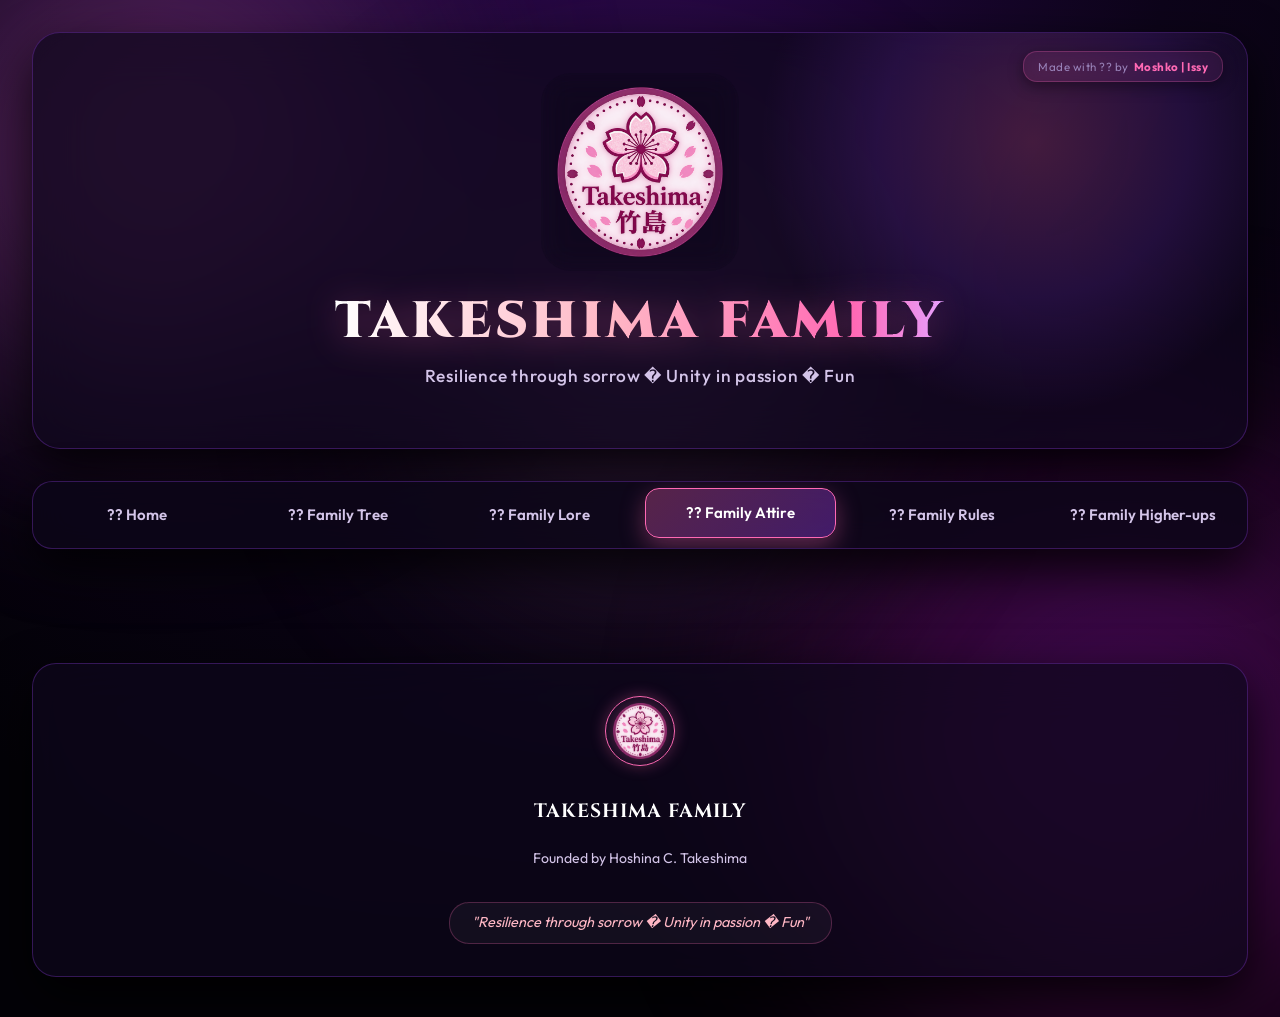
<file: attire.html>
<!DOCTYPE html>
<html lang="en">

<head>
  <meta charset="UTF-8">
  <meta name="viewport" content="width=device-width, initial-scale=1.0">
  <title>Takeshima Family Attire | Official Uniform Codex</title>
  <meta name="description" content="Official Takeshima Family Hoodie, attire views, and skin texture download.">
  <link rel="stylesheet" href="styles.css">
</head>

<body>

  <!-- Ambient Glowing Background Orbs -->
  <div class="bg-glow-orb orb-1"></div>
  <div class="bg-glow-orb orb-2"></div>
  <div class="bg-glow-orb orb-3"></div>

  <!-- Floating Pink Sakura Petals Canvas -->
  <canvas id="particles-canvas"></canvas>

  <div class="app-container">

    <!-- Site Header Banner -->
    <header class="site-header">
      <div class="header-glow-bg"></div>
      <div class="top-corner-credits">
        Made with ?? by <strong>Moshko | Issy</strong>
      </div>

      <div class="header-main">
        <div class="family-crest">
          <img src="assets/logo.png" alt="Takeshima Family Logo" class="family-crest-img">
        </div>
        <div class="header-titles">
          <h1>TAKESHIMA FAMILY</h1>
          <p>Resilience through sorrow � Unity in passion � Fun</p>
        </div>
      </div>
    </header>

    <!-- Navigation Bar -->
    <nav class="main-nav">
      <a href="index.html" class="nav-btn">?? Home</a>
      <a href="tree.html" class="nav-btn">?? Family Tree</a>
      <a href="lore.html" class="nav-btn">?? Family Lore</a>
      <a href="attire.html" class="nav-btn active">?? Family Attire</a>
      <a href="rules.html" class="nav-btn">?? Family Rules</a>
      <a href="roster.html" class="nav-btn">?? Family Higher-ups</a>
    </nav>

    <!-- MAIN PAGE CONTENT: FAMILY ATTIRE -->
    <main class="page-content" id="attires-container">
      <!-- Attires will be injected here by app.js -->
    </main>

  </div>

  <!-- Site Footer -->
  <footer class="site-footer">
    <div class="footer-content">
      <div class="footer-brand">
        <div class="footer-crest">
          <img src="assets/logo.png" alt="Takeshima Family Logo" class="family-crest-img">
        </div>
        <div>
          <h3>TAKESHIMA FAMILY</h3>
          <p>Founded by Hoshina C. Takeshima</p>
        </div>
      </div>
      <div class="footer-motto-tag">
        "Resilience through sorrow � Unity in passion � Fun"
      </div>
    </div>
  </footer>

  <!-- Scripts -->
  <script src="data.js"></script>
  <script src="app.js"></script>
</body>

</html>
</file>
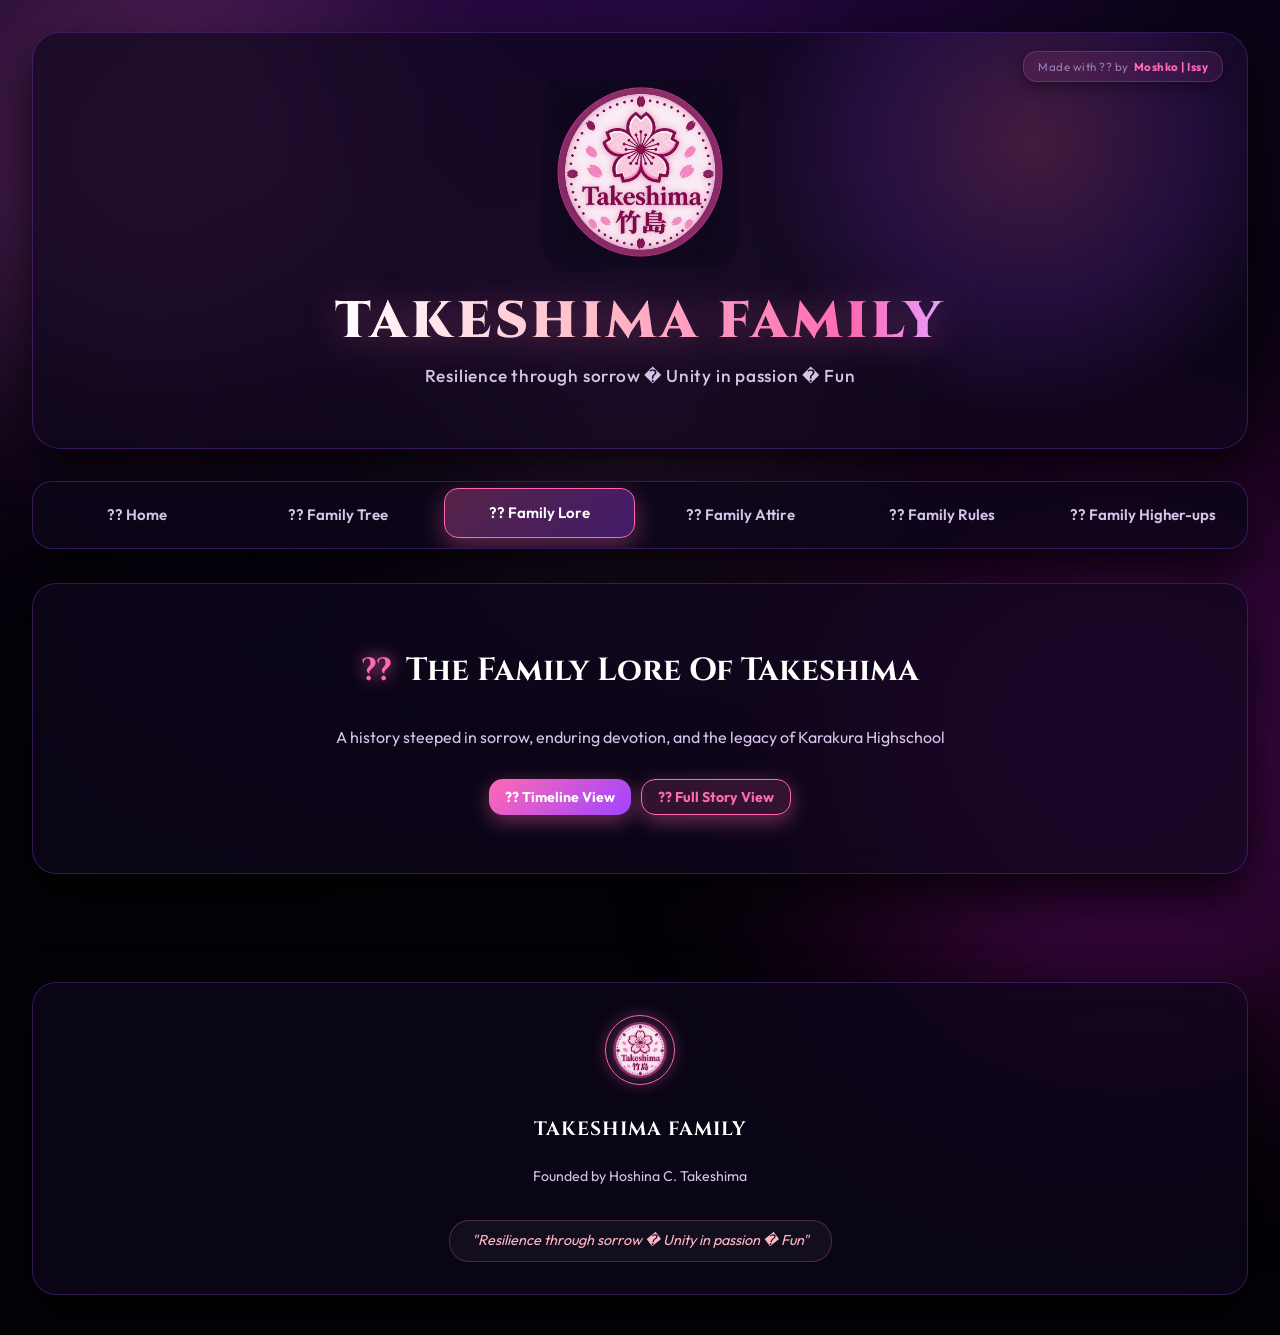
<file: lore.html>
<!DOCTYPE html>
<html lang="en">

<head>
  <meta charset="UTF-8">
  <meta name="viewport" content="width=device-width, initial-scale=1.0">
  <title>The Family Lore Of Takeshima</title>
  <meta name="description" content="Read the lore chronicles of Hoshina Takeshima and the legacy of the Takeshima Family.">
  <link rel="stylesheet" href="styles.css">
</head>

<body>

  <!-- Ambient Glowing Background Orbs -->
  <div class="bg-glow-orb orb-1"></div>
  <div class="bg-glow-orb orb-2"></div>
  <div class="bg-glow-orb orb-3"></div>

  <!-- Floating Pink Sakura Petals Canvas -->
  <canvas id="particles-canvas"></canvas>

  <div class="app-container">

    <!-- Site Header Banner -->
    <header class="site-header">
      <div class="header-glow-bg"></div>
      <div class="top-corner-credits">
        Made with ?? by <strong>Moshko | Issy</strong>
      </div>

      <div class="header-main">
        <div class="family-crest">
          <img src="assets/logo.png" alt="Takeshima Family Logo" class="family-crest-img">
        </div>
        <div class="header-titles">
          <h1>TAKESHIMA FAMILY</h1>
          <p>Resilience through sorrow � Unity in passion � Fun</p>
        </div>
      </div>
    </header>

    <!-- Navigation Bar -->
    <nav class="main-nav">
      <a href="index.html" class="nav-btn">?? Home</a>
      <a href="tree.html" class="nav-btn">?? Family Tree</a>
      <a href="lore.html" class="nav-btn active">?? Family Lore</a>
      <a href="attire.html" class="nav-btn">?? Family Attire</a>
      <a href="rules.html" class="nav-btn">?? Family Rules</a>
      <a href="roster.html" class="nav-btn">?? Family Higher-ups</a>
    </nav>

    <!-- MAIN PAGE CONTENT: FAMILY LORE -->
    <main class="page-content">
      <div class="glass-card">
        <div class="section-header" style="margin-bottom: 24px; flex-wrap: wrap; gap: 12px;">
          <div>
            <h2 class="section-title"><span class="icon">??</span> The Family Lore Of Takeshima</h2>
            <p style="color: var(--text-muted); margin-top: 4px;">A history steeped in sorrow, enduring devotion, and
              the legacy of Karakura Highschool</p>
          </div>
          <div class="lore-view-toggle" style="display: flex; gap: 10px;">
            <button id="lore-btn-timeline" class="btn-primary" style="font-size: 0.88rem; padding: 8px 16px;">??
              Timeline View</button>
            <button id="lore-btn-paragraphs" class="btn-primary"
              style="font-size: 0.88rem; padding: 8px 16px; background: rgba(255, 105, 180, 0.15); border: 1px solid var(--accent-pink); color: var(--accent-pink);">??
              Full Story View</button>
          </div>
        </div>

        <!-- Lore Chapter Timeline -->
        <div class="lore-timeline" id="lore-chapters-container">
          <!-- Chapters render dynamically via app.js -->
        </div>

        <!-- Lore Continuous Paragraph View -->
        <div class="lore-paragraphs-view" id="lore-paragraphs-container"
          style="display: none; background: rgba(15, 8, 25, 0.85); border: 1.5px solid var(--glass-border); border-radius: 24px; padding: 32px;">
          <!-- Paragraphs render dynamically via app.js -->
        </div>

      </div>
    </main>

  </div>

  <!-- Site Footer -->
  <footer class="site-footer">
    <div class="footer-content">
      <div class="footer-brand">
        <div class="footer-crest">
          <img src="assets/logo.png" alt="Takeshima Family Logo" class="family-crest-img">
        </div>
        <div>
          <h3>TAKESHIMA FAMILY</h3>
          <p>Founded by Hoshina C. Takeshima</p>
        </div>
      </div>
      <div class="footer-motto-tag">
        "Resilience through sorrow � Unity in passion � Fun"
      </div>
    </div>
  </footer>

  <!-- Scripts -->
  <script src="data.js"></script>
  <script src="app.js"></script>
</body>

</html>
</file>
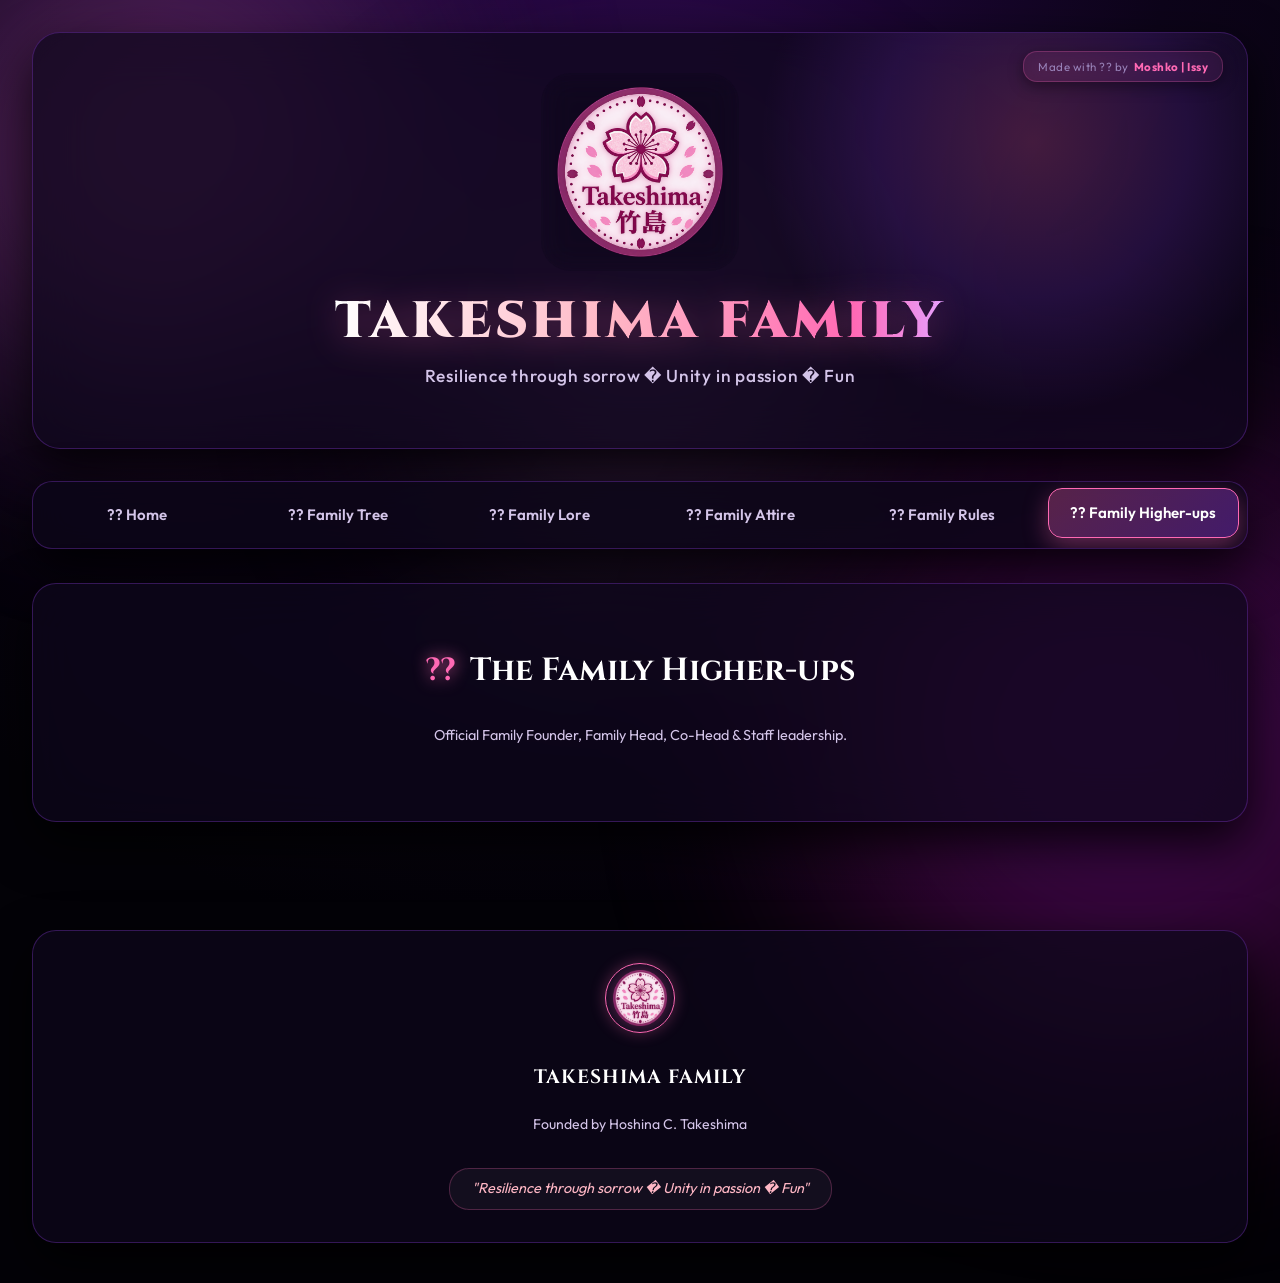
<file: roster.html>
<!DOCTYPE html>
<html lang="en">

<head>
  <meta charset="UTF-8">
  <meta name="viewport" content="width=device-width, initial-scale=1.0">
  <title>The Family Higher-ups | Takeshima Roster</title>
  <meta name="description"
    content="Meet the official Family Founder, Family Head, Co-Head, and Staff of the Takeshima Family.">
  <link rel="stylesheet" href="styles.css">
</head>

<body>

  <!-- Ambient Glowing Background Orbs -->
  <div class="bg-glow-orb orb-1"></div>
  <div class="bg-glow-orb orb-2"></div>
  <div class="bg-glow-orb orb-3"></div>

  <!-- Floating Pink Sakura Petals Canvas -->
  <canvas id="particles-canvas"></canvas>

  <div class="app-container">

    <!-- Site Header Banner -->
    <header class="site-header">
      <div class="header-glow-bg"></div>
      <div class="top-corner-credits">
        Made with ?? by <strong>Moshko | Issy</strong>
      </div>

      <div class="header-main">
        <div class="family-crest">
          <img src="assets/logo.png" alt="Takeshima Family Logo" class="family-crest-img">
        </div>
        <div class="header-titles">
          <h1>TAKESHIMA FAMILY</h1>
          <p>Resilience through sorrow � Unity in passion � Fun</p>
        </div>
      </div>
    </header>

    <!-- Navigation Bar -->
    <nav class="main-nav">
      <a href="index.html" class="nav-btn">?? Home</a>
      <a href="tree.html" class="nav-btn">?? Family Tree</a>
      <a href="lore.html" class="nav-btn">?? Family Lore</a>
      <a href="attire.html" class="nav-btn">?? Family Attire</a>
      <a href="rules.html" class="nav-btn">?? Family Rules</a>
      <a href="roster.html" class="nav-btn active">?? Family Higher-ups</a>
    </nav>

    <!-- MAIN PAGE CONTENT: THE FAMILY HIGHER-UPS -->
    <main class="page-content">
      <div class="glass-card">
        <div class="section-header" style="margin-bottom: 24px; text-align: center; justify-content: center;">
          <div style="text-align: center; width: 100%;">
            <h2 class="section-title"><span class="icon">??</span> The Family Higher-ups</h2>
            <p style="color: var(--text-muted); font-size: 0.9rem; margin-top: 4px; text-align: center;">
              Official Family Founder, Family Head, Co-Head & Staff leadership.
            </p>
          </div>
        </div>

        <!-- Dynamic Categorized Roster Container -->
        <div id="roster-grid-list">
          <!-- Roster renders via app.js -->
        </div>

      </div>
    </main>

  </div>

  <!-- Site Footer -->
  <footer class="site-footer">
    <div class="footer-content">
      <div class="footer-brand">
        <div class="footer-crest">
          <img src="assets/logo.png" alt="Takeshima Family Logo" class="family-crest-img">
        </div>
        <div>
          <h3>TAKESHIMA FAMILY</h3>
          <p>Founded by Hoshina C. Takeshima</p>
        </div>
      </div>
      <div class="footer-motto-tag">
        "Resilience through sorrow � Unity in passion � Fun"
      </div>
    </div>
  </footer>

  <!-- Scripts -->
  <script src="data.js"></script>
  <script src="app.js"></script>
</body>

</html>
</file>
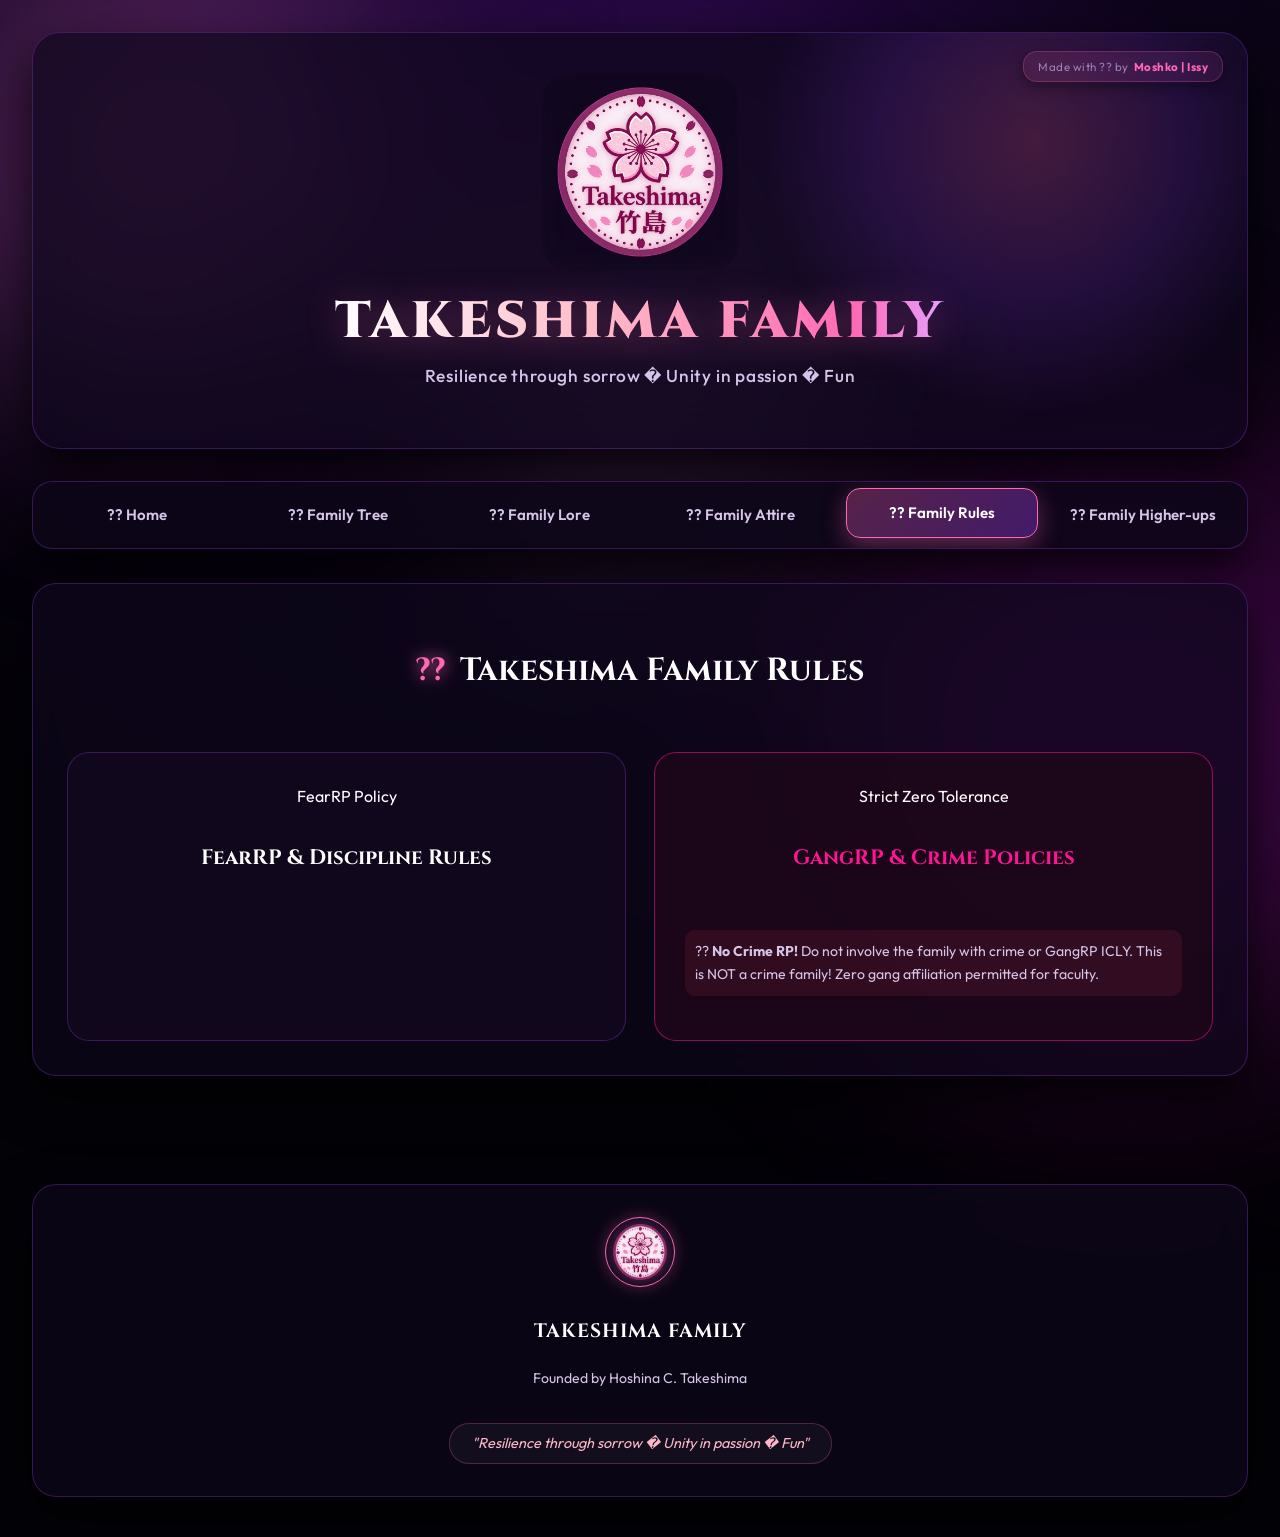
<file: rules.html>
<!DOCTYPE html>
<html lang="en">

<head>
  <meta charset="UTF-8">
  <meta name="viewport" content="width=device-width, initial-scale=1.0">
  <title>Takeshima Family Rules Codex</title>
  <meta name="description" content="Official FearRP policies, zero tolerance crime RP rules, and family discipline codex.">
  <link rel="stylesheet" href="styles.css">
</head>

<body>

  <!-- Ambient Glowing Background Orbs -->
  <div class="bg-glow-orb orb-1"></div>
  <div class="bg-glow-orb orb-2"></div>
  <div class="bg-glow-orb orb-3"></div>

  <!-- Floating Pink Sakura Petals Canvas -->
  <canvas id="particles-canvas"></canvas>

  <div class="app-container">

    <!-- Site Header Banner -->
    <header class="site-header">
      <div class="header-glow-bg"></div>
      <div class="top-corner-credits">
        Made with ?? by <strong>Moshko | Issy</strong>
      </div>

      <div class="header-main">
        <div class="family-crest">
          <img src="assets/logo.png" alt="Takeshima Family Logo" class="family-crest-img">
        </div>
        <div class="header-titles">
          <h1>TAKESHIMA FAMILY</h1>
          <p>Resilience through sorrow � Unity in passion � Fun</p>
        </div>
      </div>
    </header>

    <!-- Navigation Bar -->
    <nav class="main-nav">
      <a href="index.html" class="nav-btn">?? Home</a>
      <a href="tree.html" class="nav-btn">?? Family Tree</a>
      <a href="lore.html" class="nav-btn">?? Family Lore</a>
      <a href="attire.html" class="nav-btn">?? Family Attire</a>
      <a href="rules.html" class="nav-btn active">?? Family Rules</a>
      <a href="roster.html" class="nav-btn">?? Family Higher-ups</a>
    </nav>

    <!-- MAIN PAGE CONTENT: FAMILY RULES -->
    <main class="page-content">
      <div class="glass-card">
        <div class="section-header">
          <h2 class="section-title"><span class="icon">??</span> Takeshima Family Rules</h2>
        </div>

        <div class="rules-grid">

          <!-- FearRP Rules Box -->
          <div class="rule-box">
            <div class="rule-header">
              <span class="rule-badge badge-fear">FearRP Policy</span>
              <h3 style="color:#fff; font-size: 1.3rem; font-family: var(--font-header);">FearRP & Discipline Rules</h3>
            </div>
            <div id="fear-rules-list">
              <!-- FearRP rules list renders via app.js -->
            </div>
          </div>

          <!-- CrimeRP Zero Tolerance Box -->
          <div class="rule-box severe">
            <div class="rule-header">
              <span class="rule-badge badge-crime">Strict Zero Tolerance</span>
              <h3 style="color: var(--accent-blossom); font-size: 1.3rem; font-family: var(--font-header);">GangRP &
                Crime Policies</h3>
            </div>
            <p
              style="font-size: 0.88rem; color: var(--text-muted); margin-bottom: 14px; background: rgba(255, 71, 87, 0.1); padding: 10px; border-radius: 10px;">
              ?? <strong>No Crime RP!</strong> Do not involve the family with crime or GangRP ICLY. This is NOT a crime
              family! Zero gang affiliation permitted for faculty.
            </p>
            <div id="crime-rules-list">
              <!-- Crime rules list renders via app.js -->
            </div>
          </div>

        </div>

      </div>
    </main>

  </div>

  <!-- Site Footer -->
  <footer class="site-footer">
    <div class="footer-content">
      <div class="footer-brand">
        <div class="footer-crest">
          <img src="assets/logo.png" alt="Takeshima Family Logo" class="family-crest-img">
        </div>
        <div>
          <h3>TAKESHIMA FAMILY</h3>
          <p>Founded by Hoshina C. Takeshima</p>
        </div>
      </div>
      <div class="footer-motto-tag">
        "Resilience through sorrow � Unity in passion � Fun"
      </div>
    </div>
  </footer>

  <!-- Scripts -->
  <script src="data.js"></script>
  <script src="app.js"></script>
</body>

</html>
</file>
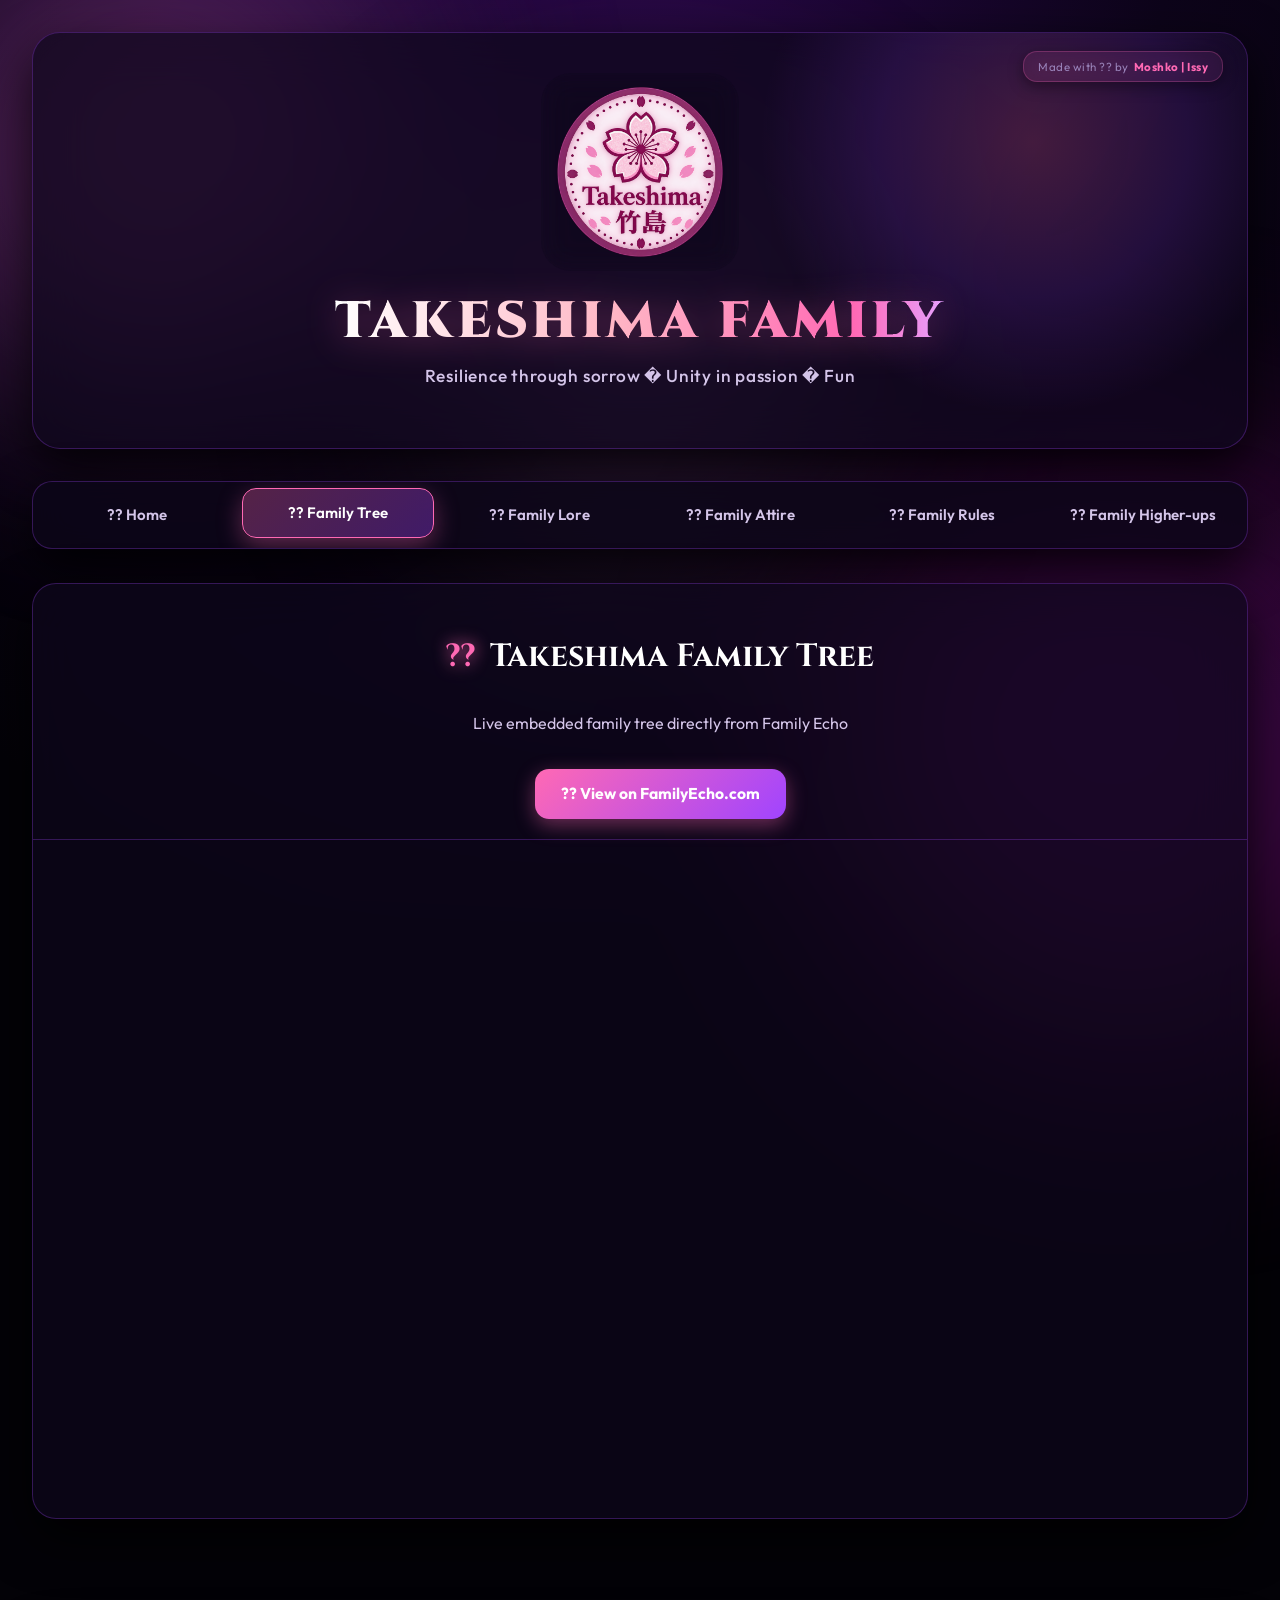
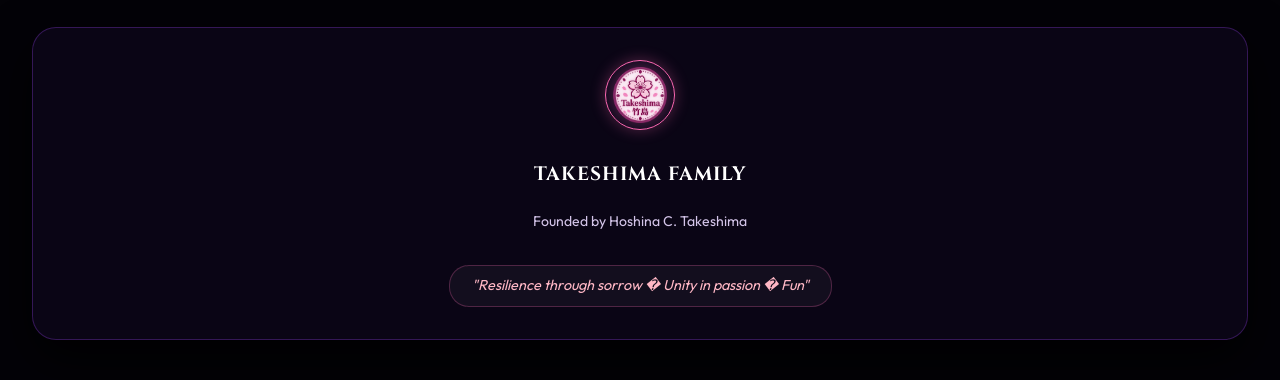
<file: tree.html>
<!DOCTYPE html>
<html lang="en">

<head>
  <meta charset="UTF-8">
  <meta name="viewport" content="width=device-width, initial-scale=1.0">
  <title>Takeshima Family Tree</title>
  <meta name="description" content="Explore the official Takeshima Family Tree directly embedded from Family Echo.">
  <link rel="stylesheet" href="styles.css">
</head>

<body>

  <!-- Ambient Glowing Background Orbs -->
  <div class="bg-glow-orb orb-1"></div>
  <div class="bg-glow-orb orb-2"></div>
  <div class="bg-glow-orb orb-3"></div>

  <!-- Floating Pink Sakura Petals Canvas -->
  <canvas id="particles-canvas"></canvas>

  <div class="app-container">

    <!-- Site Header Banner -->
    <header class="site-header">
      <div class="header-glow-bg"></div>
      <div class="top-corner-credits">
        Made with ?? by <strong>Moshko | Issy</strong>
      </div>

      <div class="header-main">
        <div class="family-crest">
          <img src="assets/logo.png" alt="Takeshima Family Logo" class="family-crest-img">
        </div>
        <div class="header-titles">
          <h1>TAKESHIMA FAMILY</h1>
          <p>Resilience through sorrow � Unity in passion � Fun</p>
        </div>
      </div>
    </header>

    <!-- Navigation Bar -->
    <nav class="main-nav">
      <a href="index.html" class="nav-btn">?? Home</a>
      <a href="tree.html" class="nav-btn active">?? Family Tree</a>
      <a href="lore.html" class="nav-btn">?? Family Lore</a>
      <a href="attire.html" class="nav-btn">?? Family Attire</a>
      <a href="rules.html" class="nav-btn">?? Family Rules</a>
      <a href="roster.html" class="nav-btn">?? Family Higher-ups</a>
    </nav>

    <!-- MAIN PAGE CONTENT: FAMILY TREE -->
    <main class="page-content">
      <div class="glass-card" style="padding: 0; overflow: hidden; display: flex; flex-direction: column;">
        <div class="section-header" style="padding: 20px; border-bottom: 1px solid var(--glass-border);">
          <div>
            <h2 class="section-title"><span class="icon">??</span> Takeshima Family Tree</h2>
            <p style="color: var(--text-muted); margin-top:4px;">Live embedded family tree directly from Family Echo</p>
          </div>
          <div style="display:flex; gap:10px; flex-wrap:wrap;">
            <a href="https://www.familyecho.com/?c=3byycxsda1kxu8z2&f=153939733499693059" target="_blank"
              class="btn-primary" style="text-decoration:none; display:inline-flex; align-items:center; gap:8px;">
              <span>?? View on FamilyEcho.com</span>
            </a>
          </div>
        </div>

        <!-- Direct Embed of FamilyEcho -->
        <div style="width: 100%; height: 650px; position: relative;">
          <iframe src="https://www.familyecho.com/?c=3byycxsda1kxu8z2&f=153939733499693059"
            style="width: 100%; height: 100%; border: none;" title="Takeshima Family Tree" allowfullscreen>
          </iframe>
        </div>
      </div>
    </main>

  </div>

  <!-- Site Footer -->
  <footer class="site-footer">
    <div class="footer-content">
      <div class="footer-brand">
        <div class="footer-crest">
          <img src="assets/logo.png" alt="Takeshima Family Logo" class="family-crest-img">
        </div>
        <div>
          <h3>TAKESHIMA FAMILY</h3>
          <p>Founded by Hoshina C. Takeshima</p>
        </div>
      </div>
      <div class="footer-motto-tag">
        "Resilience through sorrow � Unity in passion � Fun"
      </div>
    </div>
  </footer>

  <!-- Scripts -->
  <script src="data.js"></script>
  <script src="app.js"></script>
</body>

</html>
</file>
<file: styles.css>
/* ==========================================================================
   TAKESHIMA FAMILY - HYPER-SMOOTH BLACK, PURPLE & PINK SAKURA DESIGN SYSTEM
   ========================================================================== */

@import url('https://fonts.googleapis.com/css2?family=Cinzel:wght@400;600;700;800;900&family=Outfit:wght@300;400;500;600;700&family=Playfair+Display:ital,wght@0,600;1,400&display=swap');

:root {
  /* Color Palette - Deep Obsidian Black, Neon Purple & Radiant Pink Sakura */
  --bg-dark: #030207;
  --bg-gradient: radial-gradient(circle at 50% -10%, #290849 0%, #0d041a 45%, #030207 90%);
  --accent-pink: #ff69b4;
  /* Hot Pink Sakura */
  --accent-sakura: #ffb7c5;
  /* Soft Blossom Pink */
  --accent-blossom: #ff1493;
  /* Deep Radiant Sakura */
  --accent-purple: #a044ff;
  /* Electric Violet */
  --accent-royal-purple: #6a11cb;
  /* Deep Royal Purple */
  --accent-dark-purple: #3b0764;
  /* Midnight Purple */
  --accent-gold: #ffd700;
  /* Imperial Gold */

  --text-main: #ffffff;
  --text-muted: #d4c5e9;
  --text-subtle: #9882b8;

  /* Premium Glassmorphism Tokens */
  --glass-bg: rgba(15, 8, 28, 0.72);
  --glass-border: rgba(160, 68, 255, 0.28);
  --glass-border-hover: rgba(255, 105, 180, 0.65);
  --glass-shadow: 0 20px 50px rgba(0, 0, 0, 0.85);
  --glass-glow: 0 0 35px rgba(255, 105, 180, 0.3);

  /* Fonts */
  --font-header: 'Cinzel', serif;
  --font-body: 'Outfit', sans-serif;
  --font-quote: 'Playfair Display', serif;

  /* Ultra-Smooth Transitions */
  --trans-smooth: all 0.4s cubic-bezier(0.16, 1, 0.3, 1);
  --trans-bounce: all 0.5s cubic-bezier(0.34, 1.56, 0.64, 1);
}

/* Global Flower Mouse Cursor System - ALWAYS A FLOWER */
html,
body,
*,
*::before,
*::after,
*:hover,
*:active,
*:focus,
*:focus-within,
*:visited,
a,
a:hover,
a:active,
a:focus,
button,
button:hover,
button:active,
button:focus,
input,
select,
textarea,
label,
[role="button"],
.nav-btn,
.btn-primary,
.welcome-quick-card,
.pillar-card,
.rule-box {
  cursor: url("data:image/svg+xml,%3Csvg xmlns='http://www.w3.org/2000/svg' width='32' height='32' viewBox='0 0 32 32'%3E%3Ctext y='24' font-size='22'%3E🌸%3C/text%3E%3C/svg%3E") 16 16, auto !important;
}

a,
a:hover,
a:focus,
a:active,
a:visited {
  text-decoration: none !important;
}

h1,
h2,
h3,
h4,
h5,
h6 {
  text-align: center;
}

body {
  background: var(--bg-dark);
  background-image: var(--bg-gradient);
  background-attachment: fixed;
  color: var(--text-main);
  font-family: var(--font-body);
  min-height: 100vh;
  overflow-x: hidden;
  line-height: 1.65;
  -webkit-font-smoothing: antialiased;
}

/* Ambient Background Glow Orbs */
.bg-glow-orb {
  position: fixed;
  border-radius: 50%;
  filter: blur(120px);
  pointer-events: none;
  z-index: 0;
  opacity: 0.35;
  animation: orbDrift 18s ease-in-out infinite alternate;
}

.orb-1 {
  width: 500px;
  height: 500px;
  top: -100px;
  left: -100px;
  background: radial-gradient(circle, #ff69b4, #a044ff);
}

.orb-2 {
  width: 600px;
  height: 600px;
  bottom: -150px;
  right: -150px;
  background: radial-gradient(circle, #6a11cb, #ff1493);
  animation-delay: -6s;
}

.orb-3 {
  width: 400px;
  height: 400px;
  top: 40%;
  left: 50%;
  transform: translate(-50%, -50%);
  background: radial-gradient(circle, #3b0764, #ffb7c5);
  animation-delay: -12s;
}

@keyframes orbDrift {
  0% {
    transform: scale(1) translate(0, 0);
  }

  50% {
    transform: scale(1.15) translate(40px, -30px);
  }

  100% {
    transform: scale(0.95) translate(-30px, 40px);
  }
}

/* Custom Scrollbar */
::-webkit-scrollbar {
  width: 9px;
}

::-webkit-scrollbar-track {
  background: rgba(3, 2, 7, 0.9);
}

::-webkit-scrollbar-thumb {
  background: linear-gradient(180deg, var(--accent-purple), var(--accent-blossom));
  border-radius: 6px;
  border: 2px solid var(--bg-dark);
}

::-webkit-scrollbar-thumb:hover {
  background: var(--accent-pink);
}

/* Sakura Petals Canvas */
#particles-canvas {
  position: fixed;
  top: 0;
  left: 0;
  width: 100vw;
  height: 100vh;
  pointer-events: none;
  z-index: 1;
}

/* App Container */
.app-container {
  position: relative;
  z-index: 2;
  max-width: 1320px;
  margin: 0 auto;
  padding: 24px 24px 80px;
}

/* Standalone subpage content wrapper (lore.html, rules.html, roster.html, etc.) */
.page-content {
  display: block;
  width: 100%;
}

/* Header Banner */
.site-header {
  background: var(--glass-bg);
  backdrop-filter: blur(25px);
  -webkit-backdrop-filter: blur(25px);
  border: 1px solid var(--glass-border);
  border-radius: 28px;
  padding: 40px 48px;
  margin-bottom: 32px;
  box-shadow: var(--glass-shadow);
  position: relative;
  overflow: hidden;
  display: flex;
  flex-direction: column;
  align-items: center;
  justify-content: center;
  text-align: center;
  gap: 24px;
  transition: var(--trans-smooth);
}

.site-header:hover {
  border-color: rgba(255, 105, 180, 0.45);
  box-shadow: 0 25px 60px rgba(160, 68, 255, 0.25);
}

/* Top Corner Credits Badge */
.top-corner-credits {
  position: absolute;
  top: 18px;
  right: 24px;
  font-size: 0.72rem;
  color: var(--text-subtle);
  letter-spacing: 0.5px;
  background: rgba(255, 105, 180, 0.08);
  padding: 5px 14px;
  border-radius: 14px;
  border: 1px solid rgba(255, 105, 180, 0.25);
  box-shadow: 0 4px 15px rgba(0, 0, 0, 0.4);
  display: inline-flex;
  align-items: center;
  gap: 5px;
  backdrop-filter: blur(10px);
  -webkit-backdrop-filter: blur(10px);
  z-index: 10;
  transition: var(--trans-smooth);
}

.top-corner-credits:hover {
  background: rgba(255, 105, 180, 0.18);
  border-color: var(--accent-pink);
  transform: translateY(-2px);
  box-shadow: 0 6px 20px rgba(255, 105, 180, 0.3);
}

.top-corner-credits strong {
  color: var(--accent-pink);
  font-weight: 700;
}

.header-glow-bg {
  position: absolute;
  top: -40%;
  right: -5%;
  width: 550px;
  height: 550px;
  background: radial-gradient(circle, rgba(255, 105, 180, 0.22) 0%, rgba(160, 68, 255, 0.15) 40%, rgba(0, 0, 0, 0) 70%);
  pointer-events: none;
  animation: pulseGlow 8s ease-in-out infinite alternate;
}

@keyframes pulseGlow {
  0% {
    transform: scale(1) translate(0, 0);
    opacity: 0.7;
  }

  100% {
    transform: scale(1.15) translate(-20px, 20px);
    opacity: 1;
  }
}

.header-top {
  display: flex;
  justify-content: space-between;
  align-items: center;
  flex-wrap: wrap;
  gap: 16px;
}

.faction-badge {
  display: inline-flex;
  align-items: center;
  gap: 10px;
  background: linear-gradient(135deg, rgba(255, 105, 180, 0.18), rgba(160, 68, 255, 0.18));
  border: 1px solid rgba(255, 105, 180, 0.4);
  color: var(--accent-sakura);
  padding: 8px 18px;
  border-radius: 50px;
  font-size: 0.88rem;
  font-weight: 700;
  letter-spacing: 0.8px;
  text-transform: uppercase;
  box-shadow: 0 4px 15px rgba(255, 105, 180, 0.2);
  animation: floatBadge 4s ease-in-out infinite alternate;
}

@keyframes floatBadge {
  0% {
    transform: translateY(0);
  }

  100% {
    transform: translateY(-4px);
  }
}

.karakura-status {
  display: flex;
  align-items: center;
  gap: 14px;
  font-size: 0.88rem;
  color: var(--text-muted);
}

.status-pill {
  background: rgba(255, 255, 255, 0.05);
  padding: 6px 14px;
  border-radius: 14px;
  border: 1px solid rgba(160, 68, 255, 0.25);
  backdrop-filter: blur(10px);
}

.header-main {
  display: flex;
  flex-direction: column;
  align-items: center;
  justify-content: center;
  text-align: center;
  gap: 22px;
  width: 100%;
  position: relative;
  z-index: 2;
}

.family-crest {
  width: 170px;
  height: 170px;
  border-radius: 30px;
  display: flex;
  align-items: center;
  justify-content: center;
  animation: pulseCrest 3.5s ease-in-out infinite alternate;
  padding: 14px;
  overflow: hidden;
  backdrop-filter: blur(15px);
}

.family-crest:hover {
  transform: scale(1.08) translateY(-3px);
  border-color: var(--accent-pink);
}

.family-crest-img {
  width: 100%;
  height: 100%;
  object-fit: contain;
  transition: transform 0.4s ease;
}

.family-crest:hover .family-crest-img {
  transform: scale(1.06);
}

@keyframes pulseCrest {
  0% {
    transform: scale(1);
  }

  100% {
    transform: scale(1.04);
  }
}

.header-titles {
  text-align: center;
  position: relative;
  z-index: 2;
}

.header-titles h1 {
  font-family: var(--font-header);
  font-size: 3.2rem;
  font-weight: 900;
  letter-spacing: 4px;
  background: linear-gradient(90deg, #ffffff 0%, var(--accent-sakura) 45%, var(--accent-pink) 85%, #e6a0ff 100%);
  -webkit-background-clip: text;
  -webkit-text-fill-color: transparent;
  filter: drop-shadow(0 4px 18px rgba(255, 105, 180, 0.4));
  text-align: center;
  margin: 0;
  line-height: 1.15;
}

.header-titles p {
  color: var(--text-muted);
  font-size: 1.08rem;
  margin-top: 10px;
  letter-spacing: 0.8px;
  text-align: center;
  font-weight: 500;
}

/* Navigation Bar */
.main-nav {
  display: flex;
  gap: 10px;
  background: rgba(12, 6, 24, 0.85);
  padding: 8px;
  border-radius: 20px;
  border: 1px solid var(--glass-border);
  backdrop-filter: blur(20px);
  margin-bottom: 34px;
  overflow-x: auto;
  box-shadow: var(--glass-shadow);
  justify-content: space-between;
}

.nav-btn {
  flex: 1;
  min-width: 130px;
  padding: 12px 16px;
  border: 1px solid transparent;
  background: transparent;
  color: var(--text-muted);
  font-family: var(--font-body);
  font-weight: 600;
  font-size: 0.94rem;
  border-radius: 14px;
  transition: var(--trans-smooth);
  display: flex;
  align-items: center;
  justify-content: center;
  gap: 8px;
  white-space: nowrap;
  text-decoration: none !important;
}

.nav-btn:hover {
  color: #fff;
  background: rgba(255, 105, 180, 0.12);
  border-color: rgba(255, 105, 180, 0.3);
  transform: translateY(-2px);
}

.nav-btn.active {
  background: linear-gradient(135deg, rgba(255, 105, 180, 0.3), rgba(160, 68, 255, 0.35));
  border: 1px solid var(--accent-pink);
  color: #fff;
  box-shadow: 0 8px 25px rgba(255, 105, 180, 0.35);
  transform: translateY(-2px);
}

/* Tab Switching Animations */
.tab-content {
  display: none;
  opacity: 0;
  transform: translateY(16px);
  transition: opacity 0.4s ease, transform 0.4s cubic-bezier(0.16, 1, 0.3, 1);
}

.tab-content.active {
  display: block;
  opacity: 1;
  transform: translateY(0);
  animation: tabFadeIn 0.4s cubic-bezier(0.16, 1, 0.3, 1) forwards;
}

@keyframes tabFadeIn {
  from {
    opacity: 0;
    transform: translateY(16px);
  }

  to {
    opacity: 1;
    transform: translateY(0);
  }
}

/* Generic Card Styling */
.glass-card {
  background: var(--glass-bg);
  backdrop-filter: blur(25px);
  -webkit-backdrop-filter: blur(25px);
  border: 1px solid var(--glass-border);
  border-radius: 24px;
  padding: 34px;
  margin-bottom: 28px;
  box-shadow: var(--glass-shadow);
  transition: var(--trans-smooth);
  position: relative;
  overflow: hidden;
}

.glass-card:hover {
  border-color: var(--glass-border-hover);
  box-shadow: 0 20px 45px rgba(160, 68, 255, 0.2);
}

.section-header {
  margin-bottom: 28px;
  display: flex;
  flex-direction: column;
  justify-content: center;
  align-items: center;
  flex-wrap: wrap;
  gap: 16px;
  text-align: center;
  width: 100%;
}

.section-title {
  font-family: var(--font-header);
  font-size: 2rem;
  color: #fff;
  display: flex;
  align-items: center;
  justify-content: center;
  gap: 14px;
  text-align: center;
}

.section-title span.icon {
  color: var(--accent-pink);
  filter: drop-shadow(0 0 8px var(--accent-pink));
}

/* FEED MODULE */
.feed-layout {
  display: grid;
  grid-template-columns: 2.2fr 1fr;
  gap: 28px;
}

@media (max-width: 950px) {
  .feed-layout {
    grid-template-columns: 1fr;
  }
}

@media (max-width: 768px) {
  .site-header {
    padding: 28px 20px;
  }

  .family-crest {
    width: 96px;
    height: 96px;
    border-radius: 22px;
    padding: 10px;
  }

  .header-titles h1 {
    font-size: 2.2rem;
    letter-spacing: 2px;
  }

  .header-titles p {
    font-size: 0.95rem;
  }
}

/* Create Post Box */
.create-post-card {
  background: rgba(22, 11, 38, 0.85);
  border: 1px solid rgba(255, 105, 180, 0.35);
  border-radius: 22px;
  padding: 24px;
  margin-bottom: 28px;
  box-shadow: 0 10px 30px rgba(0, 0, 0, 0.5);
  transition: var(--trans-smooth);
}

.create-post-card:focus-within {
  border-color: var(--accent-pink);
  box-shadow: var(--glass-glow);
}

.post-input,
.post-textarea,
.post-select {
  width: 100%;
  background: rgba(8, 4, 16, 0.75);
  border: 1px solid rgba(160, 68, 255, 0.3);
  color: #fff;
  padding: 14px 18px;
  border-radius: 14px;
  font-family: var(--font-body);
  font-size: 0.98rem;
  outline: none;
  transition: var(--trans-smooth);
}

.post-input:focus,
.post-textarea:focus,
.post-select:focus {
  border-color: var(--accent-pink);
  box-shadow: 0 0 15px rgba(255, 105, 180, 0.3);
  background: rgba(12, 6, 24, 0.9);
}

.post-textarea {
  resize: vertical;
  min-height: 100px;
  margin-top: 12px;
}

.btn-primary {
  background: linear-gradient(135deg, var(--accent-pink), var(--accent-purple));
  color: #fff;
  border: none;
  padding: 12px 26px;
  border-radius: 14px;
  font-family: var(--font-body);
  font-weight: 700;
  font-size: 0.98rem;
  transition: var(--trans-bounce);
  box-shadow: 0 6px 20px rgba(255, 105, 180, 0.4);
}

.btn-primary:hover {
  transform: translateY(-3px) scale(1.02);
  box-shadow: 0 10px 28px rgba(255, 105, 180, 0.6);
}

.btn-primary:active {
  transform: translateY(0) scale(0.98);
}

/* Post Cards */
.post-card {
  background: rgba(18, 9, 31, 0.85);
  border: 1px solid var(--glass-border);
  border-radius: 22px;
  padding: 28px;
  margin-bottom: 24px;
  transition: var(--trans-smooth);
  box-shadow: 0 10px 30px rgba(0, 0, 0, 0.4);
}

.post-card:hover {
  border-color: var(--accent-pink);
  transform: translateY(-3px);
  box-shadow: var(--glass-glow);
}

.post-card-header {
  display: flex;
  justify-content: space-between;
  align-items: flex-start;
  margin-bottom: 16px;
}

.post-author-info {
  display: flex;
  align-items: center;
  gap: 14px;
}

.post-avatar {
  width: 48px;
  height: 48px;
  border-radius: 50%;
  background: rgba(255, 105, 180, 0.2);
  border: 2px solid var(--accent-pink);
  display: flex;
  align-items: center;
  justify-content: center;
  font-size: 1.5rem;
  box-shadow: 0 0 15px rgba(255, 105, 180, 0.3);
}

.author-name {
  font-weight: 700;
  color: #fff;
  font-size: 1.1rem;
}

.author-role {
  font-size: 0.85rem;
  color: var(--accent-sakura);
}

.post-category-tag {
  background: rgba(160, 68, 255, 0.15);
  border: 1px solid rgba(160, 68, 255, 0.3);
  padding: 5px 14px;
  border-radius: 30px;
  font-size: 0.78rem;
  color: var(--text-muted);
}

.post-body {
  color: var(--text-main);
  font-size: 1.02rem;
  white-space: pre-line;
  margin-bottom: 20px;
  line-height: 1.7;
}

.post-footer {
  display: flex;
  justify-content: space-between;
  align-items: center;
  border-top: 1px solid rgba(255, 255, 255, 0.08);
  padding-top: 16px;
}

.reaction-btn {
  background: rgba(255, 255, 255, 0.05);
  border: 1px solid rgba(255, 255, 255, 0.1);
  color: var(--text-muted);
  padding: 8px 16px;
  border-radius: 25px;
  font-size: 0.88rem;
  transition: var(--trans-smooth);
  display: flex;
  align-items: center;
  gap: 8px;
}

.reaction-btn:hover,
.reaction-btn.reacted {
  background: rgba(255, 105, 180, 0.25);
  border-color: var(--accent-pink);
  color: #fff;
  transform: scale(1.04);
}

/* LORE CHRONICLES MODULE */
.lore-timeline {
  display: flex;
  flex-direction: column;
  gap: 32px;
  position: relative;
  padding-left: 24px;
}

.lore-timeline::before {
  content: '';
  position: absolute;
  left: 0;
  top: 20px;
  bottom: 20px;
  width: 3px;
  background: linear-gradient(180deg, var(--accent-pink), var(--accent-purple), var(--accent-blossom));
  border-radius: 2px;
}

.lore-card {
  position: relative;
  background: rgba(20, 10, 35, 0.85);
  border: 1px solid var(--glass-border);
  border-radius: 22px;
  padding: 32px;
  transition: var(--trans-smooth);
}

.lore-card::before {
  content: '🌸';
  position: absolute;
  left: -37px;
  top: 32px;
  font-size: 1.2rem;
  background: var(--bg-dark);
  border-radius: 50%;
  width: 28px;
  height: 28px;
  display: flex;
  align-items: center;
  justify-content: center;
  border: 2px solid var(--accent-pink);
  box-shadow: 0 0 15px var(--accent-pink);
}

.lore-card:hover {
  border-color: var(--accent-pink);
  transform: translateX(6px);
  box-shadow: var(--glass-glow);
}

.lore-chapter-num {
  font-family: var(--font-header);
  font-size: 0.9rem;
  color: var(--accent-pink);
  letter-spacing: 2.5px;
  text-transform: uppercase;
  font-weight: 700;
}

.lore-title {
  font-family: var(--font-header);
  font-size: 1.8rem;
  color: #fff;
  margin: 6px 0 12px;
}

.lore-quote {
  font-family: var(--font-quote);
  font-style: italic;
  color: var(--accent-sakura);
  background: rgba(255, 105, 180, 0.1);
  border-left: 4px solid var(--accent-pink);
  padding: 16px 22px;
  border-radius: 0 16px 16px 0;
  margin: 18px 0;
  font-size: 1.1rem;
  line-height: 1.6;
}

.lore-highlight-banner {
  background: linear-gradient(90deg, rgba(255, 20, 147, 0.25), rgba(160, 68, 255, 0.25));
  border: 1px solid var(--accent-blossom);
  color: #fff;
  padding: 12px 20px;
  border-radius: 14px;
  font-family: var(--font-header);
  font-weight: 800;
  letter-spacing: 1.5px;
  text-align: center;
  margin: 20px 0;
  box-shadow: 0 0 20px rgba(255, 20, 147, 0.3);
}

/* RULES CODEX MODULE */
.rules-grid {
  display: grid;
  grid-template-columns: 1fr 1fr;
  gap: 28px;
}

@media (max-width: 900px) {
  .rules-grid {
    grid-template-columns: 1fr;
  }
}

.rule-box {
  background: rgba(18, 9, 31, 0.85);
  border: 1px solid var(--glass-border);
  border-radius: 22px;
  padding: 30px;
  transition: var(--trans-smooth);
  display: flex;
  flex-direction: column;
  align-items: stretch;
  text-align: left;
}

.rule-header {
  display: flex;
  flex-direction: column;
  align-items: center;
  justify-content: center;
  text-align: center;
  gap: 10px;
  margin-bottom: 20px;
}

.rule-box:hover {
  border-color: var(--accent-pink);
}

.rule-box.severe {
  border-color: rgba(255, 20, 147, 0.5);
  background: rgba(30, 8, 25, 0.85);
}

.rule-item {
  background: rgba(10, 5, 20, 0.6);
  border-left: 4px solid var(--accent-purple);
  padding: 16px 20px;
  border-radius: 0 14px 14px 0;
  margin-bottom: 14px;
  transition: var(--trans-smooth);
  text-align: left !important;
}

.rule-item h4 {
  text-align: left !important;
}

.rule-item p {
  text-align: left !important;
}

.rule-item:hover {
  transform: translateX(4px);
  background: rgba(18, 9, 31, 0.9);
}

.rule-item.severe-item {
  border-left-color: var(--accent-blossom);
  background: rgba(255, 20, 147, 0.12);
}

/* FEAR RP CALCULATOR */
.fear-calculator {
  background: linear-gradient(135deg, rgba(30, 10, 50, 0.9), rgba(15, 6, 26, 0.9));
  border: 1.5px solid var(--accent-pink);
  border-radius: 22px;
  padding: 28px;
  margin-top: 28px;
  box-shadow: var(--glass-glow);
}

.calc-result {
  margin-top: 18px;
  padding: 18px;
  background: rgba(8, 4, 16, 0.8);
  border-radius: 14px;
  color: #fff;
  border-left: 4px solid var(--accent-gold);
  line-height: 1.7;
}

/* FAMILY TREE MODULE - NATIVE CUSTOM TREE */
.custom-tree-layout {
  display: grid;
  grid-template-columns: 2fr 1fr;
  gap: 24px;
}

@media (max-width: 950px) {
  .custom-tree-layout {
    grid-template-columns: 1fr;
  }
}

.tree-inspector-panel {
  background: rgba(18, 9, 31, 0.85);
  border: 1.5px solid var(--accent-pink);
  border-radius: 24px;
  padding: 24px;
  box-shadow: var(--glass-glow);
  height: fit-content;
}

.inspector-header {
  display: flex;
  align-items: center;
  gap: 16px;
  margin-bottom: 18px;
  border-bottom: 1px solid rgba(255, 255, 255, 0.08);
  padding-bottom: 16px;
}

.inspector-avatar {
  width: 56px;
  height: 56px;
  border-radius: 50%;
  background: rgba(255, 105, 180, 0.2);
  border: 2px solid var(--accent-pink);
  display: flex;
  align-items: center;
  justify-content: center;
  font-size: 1.8rem;
}

.inspector-tag {
  display: inline-block;
  background: rgba(160, 68, 255, 0.2);
  border: 1px solid var(--accent-purple);
  color: var(--accent-sakura);
  padding: 4px 12px;
  border-radius: 20px;
  font-size: 0.8rem;
  font-weight: 600;
  margin-bottom: 14px;
}

.inspector-field {
  margin-bottom: 14px;
}

.field-label {
  display: block;
  font-size: 0.8rem;
  color: var(--text-subtle);
  text-transform: uppercase;
  letter-spacing: 0.8px;
  font-weight: 600;
  margin-bottom: 2px;
}

.field-value {
  font-size: 0.95rem;
  color: var(--text-main);
  line-height: 1.6;
}

.reaction-btn.active-filter {
  background: rgba(255, 105, 180, 0.25);
  border-color: var(--accent-pink);
  color: #fff;
  font-weight: 700;
}

.tree-grid {
  display: flex;
  flex-direction: column;
  align-items: center;
  gap: 45px;
  min-width: 750px;
}

.tree-level {
  display: flex;
  justify-content: center;
  gap: 32px;
}

.node-card {
  background: rgba(24, 12, 42, 0.9);
  border: 1px solid var(--glass-border);
  border-radius: 20px;
  padding: 20px 24px;
  min-width: 210px;
  text-align: center;
  transition: var(--trans-bounce);
}

.node-card:hover {
  transform: translateY(-6px) scale(1.03);
  border-color: var(--accent-pink);
  box-shadow: var(--glass-glow);
}

.node-card.head-node {
  border: 2px solid var(--accent-pink);
  background: linear-gradient(135deg, rgba(255, 105, 180, 0.25), rgba(160, 68, 255, 0.3));
}

.node-avatar {
  font-size: 2.2rem;
  margin-bottom: 8px;
}

.node-name {
  font-family: var(--font-header);
  font-weight: 700;
  color: #fff;
  font-size: 1.1rem;
}

.node-role {
  font-size: 0.85rem;
  color: var(--accent-sakura);
  margin-top: 4px;
}

/* REAL SVG GENEALOGY FAMILY TREE STYLES */
.genealogy-tree-container {
  position: relative;
  width: 100%;
  min-height: 600px;
  background: radial-gradient(circle at 50% 50%, rgba(20, 10, 36, 0.9), rgba(5, 3, 10, 0.95));
  border-radius: 24px;
  padding: 40px 20px;
  overflow-x: auto;
  display: flex;
  flex-direction: column;
  align-items: center;
}

.genealogy-svg-layer {
  position: absolute;
  top: 0;
  left: 0;
  width: 100%;
  height: 100%;
  pointer-events: none;
  z-index: 1;
}

.genealogy-nodes-layer {
  position: relative;
  z-index: 2;
  display: flex;
  flex-direction: column;
  align-items: center;
  gap: 60px;
  width: 100%;
  min-width: 960px;
}

.marriage-group {
  display: flex;
  align-items: center;
  justify-content: center;
  gap: 16px;
  position: relative;
}

.marriage-link-line {
  display: flex;
  flex-direction: column;
  align-items: center;
  color: var(--accent-pink);
  font-size: 0.8rem;
  font-weight: 700;
}

.marriage-link-line::before {
  content: '';
  width: 40px;
  height: 2px;
  background: var(--accent-pink);
  box-shadow: 0 0 8px var(--accent-pink);
}

.marriage-link-line.divorced::before {
  background: linear-gradient(90deg, var(--accent-purple), transparent, var(--accent-purple));
  border-top: 2px dashed var(--accent-purple);
}

.genealogy-card {
  background: rgba(18, 9, 31, 0.92);
  border: 2px solid var(--glass-border);
  border-radius: 16px;
  padding: 16px 20px;
  width: 210px;
  text-align: center;
  transition: var(--trans-bounce);
  position: relative;
  box-shadow: 0 8px 24px rgba(0, 0, 0, 0.6);
}

.genealogy-card:hover {
  transform: translateY(-5px) scale(1.04);
  box-shadow: var(--glass-glow);
}

.genealogy-card.female {
  border-color: rgba(255, 105, 180, 0.6);
  background: linear-gradient(180deg, rgba(255, 105, 180, 0.12), rgba(18, 9, 31, 0.95));
}

.genealogy-card.male {
  border-color: rgba(160, 68, 255, 0.6);
  background: linear-gradient(180deg, rgba(160, 68, 255, 0.12), rgba(18, 9, 31, 0.95));
}

.genealogy-card.deceased {
  border-color: rgba(180, 180, 180, 0.4);
  background: linear-gradient(180deg, rgba(255, 255, 255, 0.05), rgba(18, 9, 31, 0.95));
}

.genealogy-card.deceased::after {
  content: '🎗️ Memorial';
  position: absolute;
  top: -10px;
  right: 10px;
  background: rgba(255, 71, 87, 0.85);
  color: #fff;
  font-size: 0.68rem;
  padding: 2px 8px;
  border-radius: 10px;
  font-weight: 700;
}

.g-photo {
  width: 52px;
  height: 52px;
  border-radius: 50%;
  margin: 0 auto 8px;
  display: flex;
  align-items: center;
  justify-content: center;
  font-size: 1.8rem;
  background: rgba(10, 5, 20, 0.8);
  border: 2px solid var(--accent-pink);
  box-shadow: 0 0 12px rgba(255, 105, 180, 0.3);
}

.g-name {
  font-family: var(--font-header);
  font-size: 1.05rem;
  font-weight: 700;
  color: #fff;
  line-height: 1.3;
}

.g-relation {
  font-size: 0.78rem;
  color: var(--accent-sakura);
  margin-top: 2px;
}

.g-age-badge {
  display: inline-block;
  background: rgba(255, 255, 255, 0.08);
  border: 1px solid rgba(255, 255, 255, 0.15);
  color: #fff;
  padding: 2px 8px;
  border-radius: 10px;
  font-size: 0.72rem;
  font-weight: 600;
  margin-top: 6px;
}

.children-row {
  display: flex;
  justify-content: center;
  gap: 24px;
  position: relative;
}

.children-group-box {
  background: rgba(12, 6, 24, 0.6);
  border: 1px dashed rgba(160, 68, 255, 0.4);
  border-radius: 20px;
  padding: 20px;
  display: flex;
  gap: 16px;
  position: relative;
}

.children-group-title {
  position: absolute;
  top: -12px;
  left: 20px;
  background: var(--bg-dark);
  border: 1px solid var(--accent-pink);
  color: var(--accent-sakura);
  font-size: 0.72rem;
  padding: 2px 10px;
  border-radius: 10px;
  font-weight: 700;
  text-transform: uppercase;
}

.family-echo-banner {
  background: linear-gradient(135deg, rgba(255, 105, 180, 0.2), rgba(160, 68, 255, 0.25));
  border: 1px solid rgba(255, 105, 180, 0.45);
  border-radius: 22px;
  padding: 28px;
  display: flex;
  justify-content: space-between;
  align-items: center;
  flex-wrap: wrap;
  gap: 18px;
  box-shadow: var(--glass-glow);
}

/* WELCOME PAGE & HERO STYLES */
.welcome-container {
  display: flex;
  flex-direction: column;
  gap: 32px;
}

.welcome-hero-card {
  background: linear-gradient(135deg, rgba(35, 12, 55, 0.92), rgba(15, 6, 26, 0.95));
  border: 1.5px solid var(--accent-pink);
  border-radius: 28px;
  padding: 40px;
  box-shadow: 0 0 45px rgba(255, 105, 180, 0.25);
  position: relative;
  overflow: hidden;
  text-align: center;
  display: flex;
  flex-direction: column;
  align-items: center;
}

.welcome-hero-card::after {
  content: '🌸';
  position: absolute;
  right: -20px;
  bottom: -30px;
  font-size: 14rem;
  opacity: 0.04;
  pointer-events: none;
}

.welcome-hero-badge {
  display: inline-block;
  padding: 6px 16px;
  background: rgba(255, 105, 180, 0.15);
  border: 1px solid var(--accent-pink);
  border-radius: 20px;
  color: var(--accent-pink);
  font-size: 0.85rem;
  font-weight: 600;
  margin-bottom: 16px;
}

.welcome-title {
  font-family: var(--font-header);
  font-size: 2.8rem;
  color: #fff;
  line-height: 1.2;
  margin-bottom: 12px;
  text-shadow: 0 0 20px rgba(255, 105, 180, 0.4);
  text-align: center;
}

.welcome-motto {
  font-size: 1.15rem;
  color: var(--accent-pink);
  font-style: italic;
  margin-bottom: 20px;
  text-align: center;
}

.welcome-description {
  font-size: 1.02rem;
  color: var(--text-muted);
  line-height: 1.8;
  max-width: 900px;
  margin: 0 auto 32px auto;
  text-align: center;
}

/* QUICK NAV GRID - EXACT 3 TOP / 2 BOTTOM CENTERED LAYOUT */
.welcome-quick-grid {
  display: grid;
  grid-template-columns: repeat(6, 1fr);
  gap: 20px;
  width: 100%;
  margin: 0 auto;
}

.welcome-quick-card {
  background: rgba(18, 9, 31, 0.85);
  border: 1.5px solid var(--glass-border);
  border-radius: 20px;
  padding: 22px 18px;
  transition: all 0.3s cubic-bezier(0.16, 1, 0.3, 1);
  display: flex;
  flex-direction: column;
  justify-content: space-between;
  text-align: center;
  align-items: center;
}

/* First Row: 3 cards across */
.welcome-quick-card:nth-child(1),
.welcome-quick-card:nth-child(2),
.welcome-quick-card:nth-child(3) {
  grid-column: span 2;
}

/* Second Row: 2 cards centered */
.welcome-quick-card:nth-child(4) {
  grid-column: 2 / span 2;
}

.welcome-quick-card:nth-child(5) {
  grid-column: 4 / span 2;
}

@media (max-width: 850px) {
  .welcome-quick-grid {
    grid-template-columns: 1fr;
  }

  .welcome-quick-card:nth-child(1),
  .welcome-quick-card:nth-child(2),
  .welcome-quick-card:nth-child(3),
  .welcome-quick-card:nth-child(4),
  .welcome-quick-card:nth-child(5) {
    grid-column: auto;
  }
}

.welcome-quick-card:hover {
  border-color: var(--accent-pink);
  transform: translateY(-6px);
  box-shadow: var(--glass-glow);
  background: rgba(28, 14, 48, 0.95);
}

.welcome-quick-card .quick-icon {
  font-size: 2.2rem;
  margin-bottom: 12px;
}

.welcome-quick-card h3 {
  font-family: var(--font-header);
  color: #fff;
  font-size: 1.2rem;
  margin-bottom: 6px;
}

.welcome-quick-card p {
  color: var(--text-muted);
  font-size: 0.88rem;
  line-height: 1.5;
  margin-bottom: 16px;
  flex-grow: 1;
}

.welcome-quick-card .quick-link {
  color: var(--accent-pink);
  font-weight: 600;
  font-size: 0.9rem;
}

/* PILLARS GRID */
.welcome-pillars-grid {
  display: grid;
  grid-template-columns: repeat(auto-fit, minmax(280px, 1fr));
  gap: 24px;
}

.pillar-card {
  background: rgba(18, 9, 31, 0.75);
  border: 1px solid var(--glass-border);
  border-radius: 22px;
  padding: 28px;
  transition: var(--trans-smooth);
  display: flex;
  flex-direction: column;
  align-items: center;
  text-align: center;
}

.pillar-card:hover {
  border-color: rgba(255, 105, 180, 0.4);
  transform: translateY(-3px);
}

.pillar-icon {
  font-size: 2.4rem;
  margin-bottom: 14px;
  text-align: center;
}

.pillar-card h4 {
  font-family: var(--font-header);
  color: #fff;
  font-size: 1.25rem;
  margin-bottom: 8px;
  text-align: center;
}

.pillar-card p {
  color: var(--text-muted);
  font-size: 0.92rem;
  line-height: 1.6;
  text-align: center;
}

/* LUXURY LEADERSHIP ROSTER STYLES */
.roster-category-block {
  margin-bottom: 38px;
}

.roster-category-title-bar {
  display: flex;
  align-items: center;
  justify-content: center;
  text-align: center;
  margin-top: 24px;
  margin-bottom: 20px;
  padding-top: 24px;
  border-top: 1.5px solid rgba(255, 105, 180, 0.25);
  border-bottom: none;
}

.cat-title-left {
  display: flex;
  flex-direction: column;
  align-items: center;
  justify-content: center;
  text-align: center;
  gap: 10px;
}

.cat-icon-lg {
  font-size: 2rem;
  background: rgba(255, 105, 180, 0.12);
  width: 48px;
  height: 48px;
  border-radius: 14px;
  display: flex;
  align-items: center;
  justify-content: center;
  border: 1px solid rgba(255, 105, 180, 0.3);
}

.cat-main-title {
  color: #fff;
  font-family: var(--font-header);
  font-size: 1.6rem;
  font-weight: 700;
  letter-spacing: 0.5px;
  text-align: center;
}

.cat-sub-title {
  color: var(--text-muted);
  font-size: 0.88rem;
  margin-top: 2px;
  text-align: center;
}

.roster-members-stack {
  display: flex;
  flex-direction: column;
  gap: 20px;
  align-items: center;
}

.roster-member-card {
  background: linear-gradient(135deg, rgba(22, 11, 38, 0.95), rgba(12, 5, 20, 0.98));
  border: 1.5px solid var(--glass-border);
  border-radius: 24px;
  padding: 28px;
  display: flex;
  flex-direction: column;
  align-items: center;
  justify-content: center;
  text-align: center;
  gap: 20px;
  transition: all 0.35s cubic-bezier(0.16, 1, 0.3, 1);
  position: relative;
  overflow: hidden;
}

.roster-member-card:hover {
  transform: translateY(-4px) scale(1.005);
  box-shadow: 0 12px 40px rgba(0, 0, 0, 0.5);
}

.roster-member-card.glow-gold {
  border-color: rgba(255, 215, 0, 0.5);
  box-shadow: 0 0 35px rgba(255, 215, 0, 0.15);
  background: linear-gradient(135deg, rgba(38, 24, 10, 0.95), rgba(16, 9, 22, 0.98));
}

.roster-member-card.glow-gold:hover {
  border-color: var(--accent-gold);
  box-shadow: 0 0 50px rgba(255, 215, 0, 0.3);
}

.roster-member-card.glow-pink {
  border-color: rgba(255, 105, 180, 0.5);
  box-shadow: 0 0 35px rgba(255, 105, 180, 0.15);
}

.roster-member-card.glow-pink:hover {
  border-color: var(--accent-pink);
  box-shadow: 0 0 50px rgba(255, 105, 180, 0.3);
}

.roster-member-card.glow-purple {
  border-color: rgba(186, 85, 211, 0.5);
  box-shadow: 0 0 35px rgba(186, 85, 211, 0.15);
}

.roster-member-card.glow-purple:hover {
  border-color: #da70d6;
  box-shadow: 0 0 50px rgba(186, 85, 211, 0.3);
}

.roster-member-card.glow-crimson {
  border-color: rgba(124, 24, 79, 0.6);
  box-shadow: 0 0 35px rgba(124, 24, 79, 0.2);
  background: linear-gradient(135deg, rgba(30, 8, 20, 0.97), rgba(16, 6, 14, 0.99));
}

.roster-member-card.glow-crimson:hover {
  border-color: #7c184f;
  box-shadow: 0 0 55px rgba(124, 24, 79, 0.4);
}

.roster-avatar-frame {
  width: 76px;
  height: 76px;
  border-radius: 22px;
  background: rgba(255, 105, 180, 0.15);
  display: flex;
  align-items: center;
  justify-content: center;
  font-size: 2.8rem;
  border: 2px solid rgba(255, 105, 180, 0.4);
  flex-shrink: 0;
  box-shadow: 0 0 20px rgba(255, 105, 180, 0.2);
  margin: 0 auto;
}

.roster-member-card.glow-gold .roster-avatar-frame {
  border-color: var(--accent-gold);
  background: rgba(255, 215, 0, 0.15);
  box-shadow: 0 0 20px rgba(255, 215, 0, 0.3);
}

.roster-member-card.glow-purple .roster-avatar-frame {
  border-color: #da70d6;
  background: rgba(186, 85, 211, 0.15);
  box-shadow: 0 0 20px rgba(186, 85, 211, 0.3);
}

.roster-member-card.glow-crimson .roster-avatar-frame {
  border-color: #7c184f;
  background: rgba(124, 24, 79, 0.2);
  box-shadow: 0 0 20px rgba(124, 24, 79, 0.4);
}

.roster-member-details {
  flex-grow: 1;
  display: flex;
  flex-direction: column;
  align-items: center;
  justify-content: center;
  text-align: center;
  gap: 12px;
  width: 100%;
}

.roster-top-row {
  display: flex;
  flex-direction: column;
  justify-content: center;
  align-items: center;
  text-align: center;
  gap: 10px;
  width: 100%;
}

.name-handle-group {
  display: flex;
  align-items: center;
  justify-content: center;
  gap: 14px;
  flex-wrap: wrap;
  text-align: center;
}

.member-char-name {
  color: #fff;
  font-family: var(--font-header);
  font-size: 1.45rem;
  font-weight: 700;
  letter-spacing: 0.3px;
  text-align: center;
}

.member-discord-pill {
  background: rgba(114, 137, 218, 0.15);
  color: #aebbf2;
  border: 1px solid rgba(114, 137, 218, 0.35);
  padding: 4px 14px;
  border-radius: 14px;
  font-size: 0.88rem;
  font-family: 'Consolas', monospace;
  font-weight: 600;
  display: inline-flex;
  align-items: center;
  gap: 6px;
  transition: var(--trans-smooth);
}

.member-discord-pill:hover {
  background: rgba(114, 137, 218, 0.3);
  color: #fff;
}

.role-badge-tag {
  padding: 6px 16px;
  border-radius: 16px;
  font-size: 0.88rem;
  font-weight: 700;
  letter-spacing: 0.5px;
}

.badge-founder {
  background: rgba(255, 215, 0, 0.2);
  color: var(--accent-gold);
  border: 1.5px solid var(--accent-gold);
  box-shadow: 0 0 15px rgba(255, 215, 0, 0.25);
}

.badge-family-head {
  background: rgba(255, 105, 180, 0.2);
  color: var(--accent-pink);
  border: 1.5px solid var(--accent-pink);
  box-shadow: 0 0 15px rgba(255, 105, 180, 0.25);
}

.badge-co-head {
  background: rgba(186, 85, 211, 0.2);
  color: #da70d6;
  border: 1.5px solid #da70d6;
  box-shadow: 0 0 15px rgba(186, 85, 211, 0.25);
}

.badge-family-staff {
  background: rgba(138, 43, 226, 0.2);
  color: #c77dff;
  border: 1.5px solid #c77dff;
  box-shadow: 0 0 15px rgba(138, 43, 226, 0.25);
}

.badge-head-of-staff {
  background: rgba(124, 24, 79, 0.2);
  color: #c2366e;
  border: 1.5px solid #7c184f;
  box-shadow: 0 0 15px rgba(124, 24, 79, 0.4);
}

.roster-mid-row {
  display: flex;
  align-items: center;
  justify-content: center;
  gap: 12px;
  flex-wrap: wrap;
  font-size: 0.88rem;
  text-align: center;
}

.member-title-tag {
  color: var(--accent-pink);
  font-weight: 600;
}

.member-faction-tag {
  color: var(--text-muted);
}

.member-status-tag {
  color: var(--accent-gold);
}

.member-bio-text {
  color: var(--text-subtle);
  font-size: 0.92rem;
  line-height: 1.6;
  font-style: italic;
  margin-top: 2px;
  text-align: center;
  max-width: 800px;
}

/* CONTINUOUS SINGLE-PAGE STORY MANUSCRIPT */
.single-page-story-manuscript {
  background: linear-gradient(135deg, rgba(20, 10, 36, 0.95), rgba(12, 5, 20, 0.98));
  border: 1.5px solid var(--accent-pink);
  border-radius: 28px;
  padding: 44px;
  box-shadow: 0 0 50px rgba(255, 105, 180, 0.2);
  position: relative;
  overflow: hidden;
}

.story-manuscript-header {
  text-align: center;
  padding-bottom: 28px;
  margin-bottom: 32px;
  border-bottom: 1.5px dashed rgba(255, 105, 180, 0.3);
}

.story-header-badge {
  display: inline-block;
  background: rgba(255, 105, 180, 0.15);
  color: var(--accent-pink);
  border: 1px solid var(--accent-pink);
  padding: 4px 16px;
  border-radius: 20px;
  font-size: 0.82rem;
  font-weight: 700;
  letter-spacing: 1px;
  margin-bottom: 12px;
}

.story-main-title {
  font-family: var(--font-header);
  color: #fff;
  font-size: 2.4rem;
  margin-bottom: 8px;
  text-shadow: 0 0 20px rgba(255, 105, 180, 0.3);
}

.story-tagline {
  color: var(--accent-pink);
  font-style: italic;
  font-size: 1.05rem;
}

.story-manuscript-body-text {
  display: flex;
  flex-direction: column;
  gap: 22px;
  max-width: 900px;
  margin: 0 auto;
}

.continuous-story-paragraph {
  color: var(--text-main);
  font-size: 1.08rem;
  line-height: 1.95;
  white-space: pre-line;
  letter-spacing: 0.25px;
}

.continuous-story-paragraph::first-letter {
  font-size: 1.8rem;
  font-weight: 700;
  color: var(--accent-pink);
  font-family: var(--font-header);
}

/* Site Footer Styles */
.site-footer {
  position: relative;
  z-index: 2;
  max-width: 1320px;
  margin: 0 auto 40px;
  padding: 0 24px;
}

.footer-content {
  background: var(--glass-bg);
  backdrop-filter: blur(25px);
  -webkit-backdrop-filter: blur(25px);
  border: 1px solid var(--glass-border);
  border-radius: 24px;
  padding: 32px 40px;
  display: flex;
  flex-direction: column;
  justify-content: center;
  align-items: center;
  text-align: center;
  gap: 18px;
  box-shadow: var(--glass-shadow);
  transition: var(--trans-smooth);
}

.footer-content:hover {
  border-color: var(--glass-border-hover);
  box-shadow: 0 15px 40px rgba(255, 105, 180, 0.25);
}

.footer-brand {
  display: flex;
  flex-direction: column;
  align-items: center;
  justify-content: center;
  text-align: center;
  gap: 10px;
}

.footer-crest {
  width: 56px;
  height: 56px;
  border-radius: 50%;
  background: rgba(18, 9, 31, 0.85);
  border: 1.5px solid var(--accent-pink);
  display: flex;
  align-items: center;
  justify-content: center;
  margin: 0 auto;
  padding: 6px;
  overflow: hidden;
  box-shadow: 0 0 15px rgba(255, 105, 180, 0.3);
}

.footer-crest .family-crest-img {
  width: 100%;
  height: 100%;
  object-fit: contain;
  filter: drop-shadow(0 0 8px rgba(255, 105, 180, 0.3));
}

.footer-brand h3 {
  font-family: var(--font-header);
  font-size: 1.2rem;
  color: #fff;
  letter-spacing: 1px;
  text-align: center;
}

.footer-brand p {
  font-size: 0.88rem;
  color: var(--text-muted);
  margin-top: 2px;
  text-align: center;
}

.footer-motto-tag {
  font-style: italic;
  color: var(--accent-sakura);
  font-size: 0.9rem;
  background: rgba(255, 255, 255, 0.04);
  padding: 8px 22px;
  border-radius: 20px;
  border: 1px solid rgba(255, 105, 180, 0.25);
  text-align: center;
}

/* FAMILY ATTIRE TAB STYLES */
.attire-official-badge {
  background: linear-gradient(135deg, rgba(255, 105, 180, 0.2), rgba(160, 68, 255, 0.25));
  border: 1px solid var(--accent-pink);
  color: #fff;
  font-size: 0.85rem;
  font-weight: 700;
  padding: 6px 16px;
  border-radius: 20px;
  letter-spacing: 0.5px;
  box-shadow: 0 4px 15px rgba(255, 105, 180, 0.25);
}

.attire-showcase-grid {
  display: grid;
  grid-template-columns: repeat(auto-fit, minmax(300px, 1fr));
  gap: 28px;
  margin-top: 16px;
}

.attire-card {
  background: rgba(18, 9, 31, 0.85);
  border: 1.5px solid var(--glass-border);
  border-radius: 24px;
  padding: 24px;
  display: flex;
  flex-direction: column;
  align-items: center;
  transition: var(--trans-bounce);
  box-shadow: 0 12px 35px rgba(0, 0, 0, 0.6);
  position: relative;
  overflow: hidden;
}

.attire-card:hover {
  transform: translateY(-6px) scale(1.02);
  border-color: var(--accent-pink);
  box-shadow: var(--glass-glow);
}

.attire-image-frame {
  width: 100%;
  max-width: 320px;
  height: 420px;
  background: radial-gradient(circle at 50% 50%, rgba(41, 8, 73, 0.7), rgba(8, 4, 16, 0.95));
  border-radius: 20px;
  border: 1px solid rgba(255, 105, 180, 0.3);
  display: flex;
  align-items: center;
  justify-content: center;
  position: relative;
  overflow: hidden;
  box-shadow: inset 0 0 30px rgba(0, 0, 0, 0.8);
  margin-bottom: 20px;
  padding: 10px;
}

.attire-img {
  max-width: 100%;
  max-height: 100%;
  object-fit: contain;
  filter: drop-shadow(0 10px 20px rgba(0, 0, 0, 0.8));
  transition: transform 0.5s cubic-bezier(0.16, 1, 0.3, 1);
}

.attire-card:hover .attire-img {
  transform: scale(1.08);
}

.attire-overlay-badge {
  position: absolute;
  top: 12px;
  left: 12px;
  background: rgba(3, 2, 7, 0.85);
  border: 1px solid var(--accent-pink);
  color: var(--accent-sakura);
  font-size: 0.75rem;
  font-weight: 700;
  padding: 4px 12px;
  border-radius: 12px;
  letter-spacing: 0.5px;
  text-transform: uppercase;
}

.attire-card-body {
  width: 100%;
  text-align: center;
}

.attire-card-title {
  font-family: var(--font-header);
  font-size: 1.3rem;
  color: #fff;
  margin-bottom: 8px;
}

.attire-card-desc {
  font-size: 0.95rem;
  color: var(--text-muted);
  line-height: 1.6;
}

.attire-info-grid {
  display: grid;
  grid-template-columns: repeat(auto-fit, minmax(300px, 1fr));
  gap: 24px;
}

.attire-spec-box {
  background: rgba(15, 8, 25, 0.75);
  border: 1px solid var(--glass-border);
  border-radius: 20px;
  padding: 24px;
  transition: var(--trans-smooth);
}

.attire-spec-box:hover {
  border-color: rgba(255, 105, 180, 0.4);
}

.spec-header {
  display: flex;
  align-items: center;
  justify-content: center;
  gap: 10px;
  margin-bottom: 16px;
  padding-bottom: 10px;
  border-bottom: 1px solid rgba(255, 105, 180, 0.2);
  text-align: center;
}

.spec-icon {
  font-size: 1.5rem;
}

.spec-header h4 {
  font-family: var(--font-header);
  font-size: 1.15rem;
  color: #fff;
  text-align: center;
}

.attire-spec-list {
  list-style: none;
  display: flex;
  flex-direction: column;
  gap: 12px;
}

.attire-spec-list li {
  font-size: 0.92rem;
  color: var(--text-muted);
  line-height: 1.6;
}

.attire-spec-list li strong {
  color: var(--accent-sakura);
}

/* Attire Download Banner */
.attire-download-banner {
  background: linear-gradient(135deg, rgba(255, 105, 180, 0.15), rgba(160, 68, 255, 0.2));
  border: 1.5px solid var(--accent-pink);
  border-radius: 20px;
  padding: 20px 28px;
  margin-bottom: 30px;
  display: flex;
  justify-content: center;
  align-items: center;
  flex-direction: column;
  text-align: center;
  gap: 16px;
  box-shadow: 0 8px 25px rgba(255, 105, 180, 0.2);
  transition: var(--trans-smooth);
}

.attire-download-banner:hover {
  box-shadow: var(--glass-glow);
  border-color: var(--accent-sakura);
}

.download-banner-left {
  display: flex;
  flex-direction: column;
  align-items: center;
  justify-content: center;
  text-align: center;
  gap: 12px;
}

.download-icon-box {
  width: 52px;
  height: 52px;
  border-radius: 16px;
  background: rgba(255, 105, 180, 0.2);
  border: 1px solid var(--accent-pink);
  display: flex;
  align-items: center;
  justify-content: center;
  font-size: 1.6rem;
  margin: 0 auto;
}

.download-banner-title {
  font-family: var(--font-header);
  font-size: 1.2rem;
  color: #fff;
  margin-bottom: 2px;
  text-align: center;
}

.download-banner-desc {
  font-size: 0.9rem;
  color: var(--text-muted);
  text-align: center;
}


/* ==========================================
   ATTIRE GRID & MODAL STYLES
   ========================================== */
.attire-grid {
  display: grid;
  grid-template-columns: repeat(auto-fill, minmax(280px, 1fr));
  gap: 24px;
  margin-top: 24px;
}

.attire-grid-card {
  background: var(--bg-surface);
  border: 1px solid var(--border-color);
  border-radius: 12px;
  padding: 16px;
  cursor: pointer;
  transition: transform 0.2s, box-shadow 0.2s, border-color 0.2s;
  display: flex;
  flex-direction: column;
  align-items: center;
  text-align: center;
}

.attire-grid-card:hover {
  transform: translateY(-4px);
  box-shadow: 0 8px 24px rgba(255, 122, 172, 0.15);
  border-color: rgba(255, 122, 172, 0.4);
}

.attire-grid-image {
  width: 100%;
  max-width: 200px;
  height: 200px;
  object-fit: contain;
  margin-bottom: 16px;
  border-radius: 8px;
  background: rgba(0, 0, 0, 0.2);
  padding: 8px;
}

.attire-grid-title {
  font-size: 1.2rem;
  color: var(--primary-pink);
  margin-bottom: 8px;
}

.attire-grid-desc {
  font-size: 0.9rem;
  color: var(--text-muted);
  display: -webkit-box;
  -webkit-line-clamp: 3;
  -webkit-box-orient: vertical;
  overflow: hidden;
}

.attire-modal-overlay {
  position: fixed;
  top: 0;
  left: 0;
  width: 100vw;
  height: 100vh;
  background: rgba(0, 0, 0, 0.75);
  backdrop-filter: blur(5px);
  display: flex;
  justify-content: center;
  align-items: center;
  z-index: 1000;
  opacity: 0;
  visibility: hidden;
  transition: opacity 0.3s ease, visibility 0.3s ease;
}

.attire-modal-overlay.active {
  opacity: 1;
  visibility: visible;
}

.attire-modal-content {
  background: var(--bg-body);
  border: 1px solid var(--border-color);
  border-radius: 16px;
  width: 90%;
  max-width: 900px;
  max-height: 90vh;
  overflow-y: auto;
  padding: 32px;
  position: relative;
  box-shadow: 0 10px 40px rgba(0, 0, 0, 0.5);
  transform: translateY(20px);
  transition: transform 0.3s ease;
}

.attire-modal-overlay.active .attire-modal-content {
  transform: translateY(0);
}

.attire-modal-close {
  position: absolute;
  top: 16px;
  right: 16px;
  background: none;
  border: none;
  color: var(--text-muted);
  font-size: 32px;
  line-height: 1;
  cursor: pointer;
  transition: color 0.2s;
  padding: 0;
}

.attire-modal-close:hover {
  color: var(--primary-pink);
}
</file>
